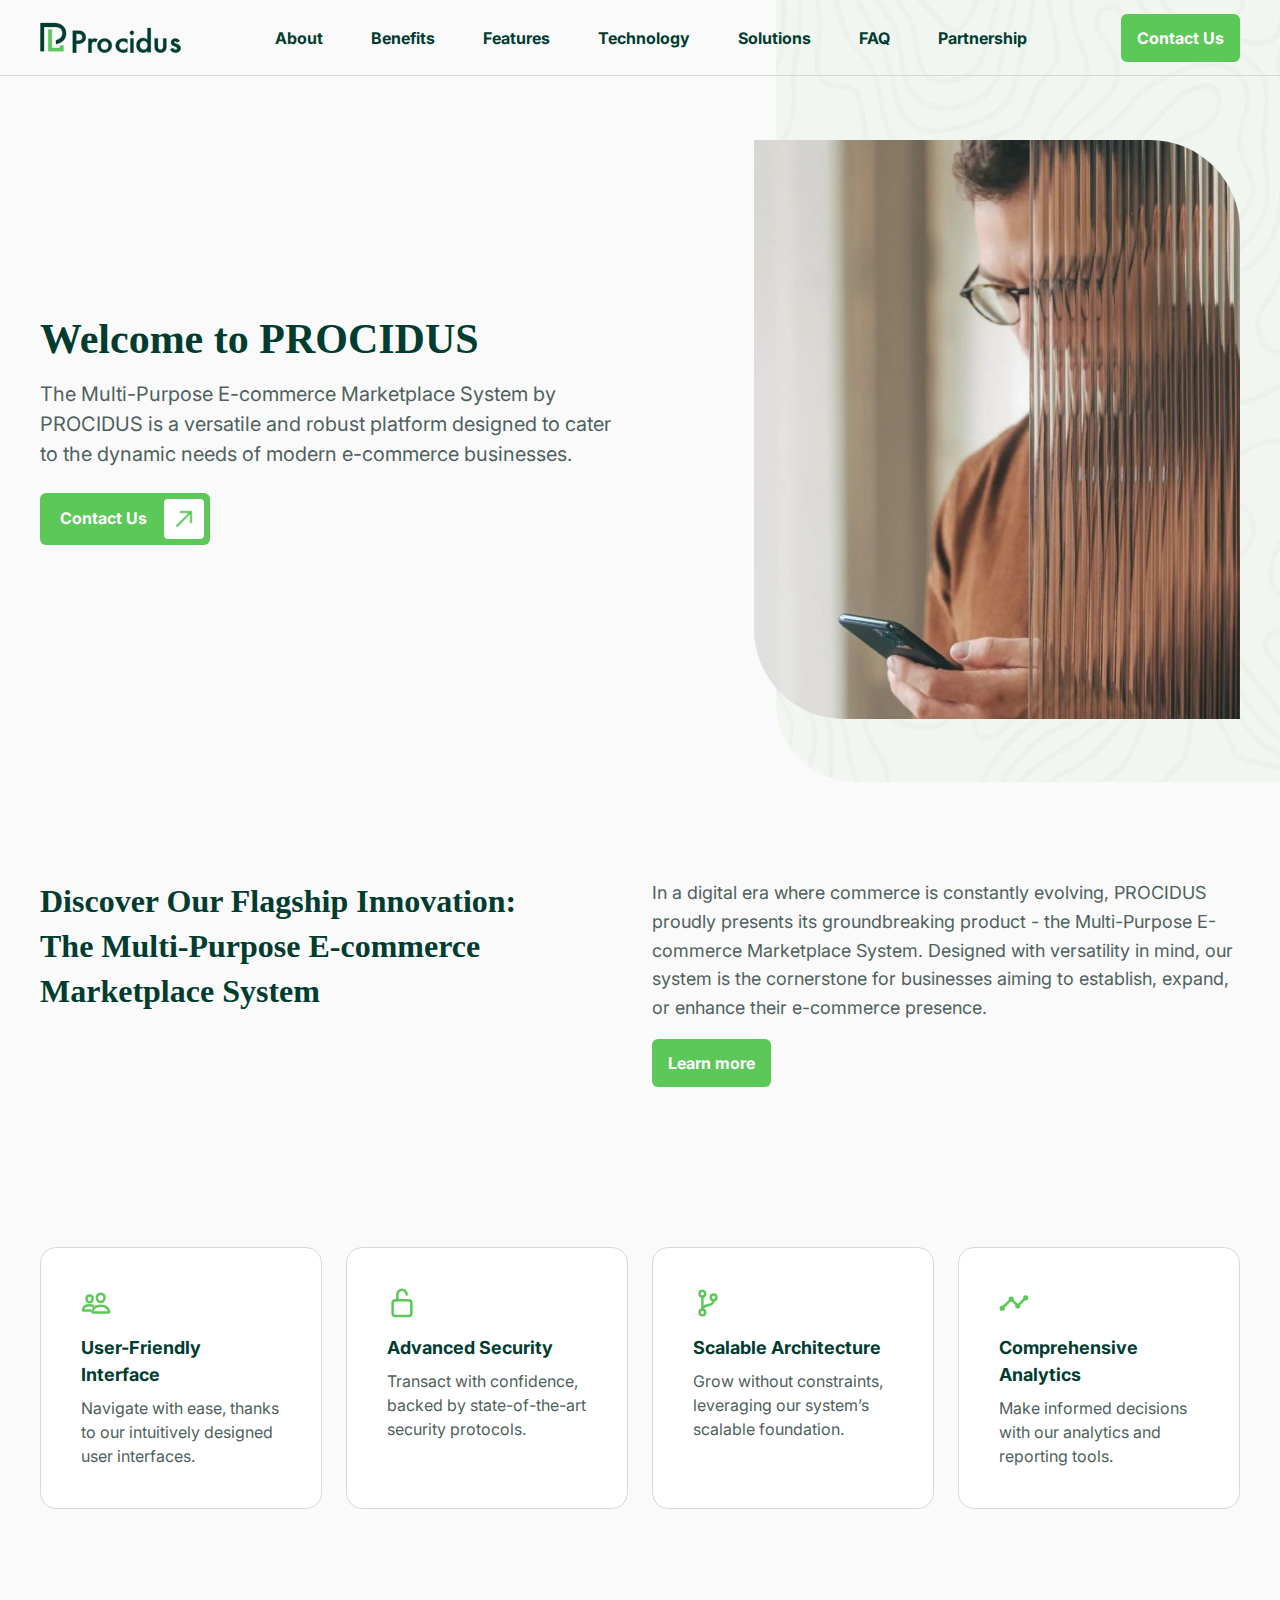
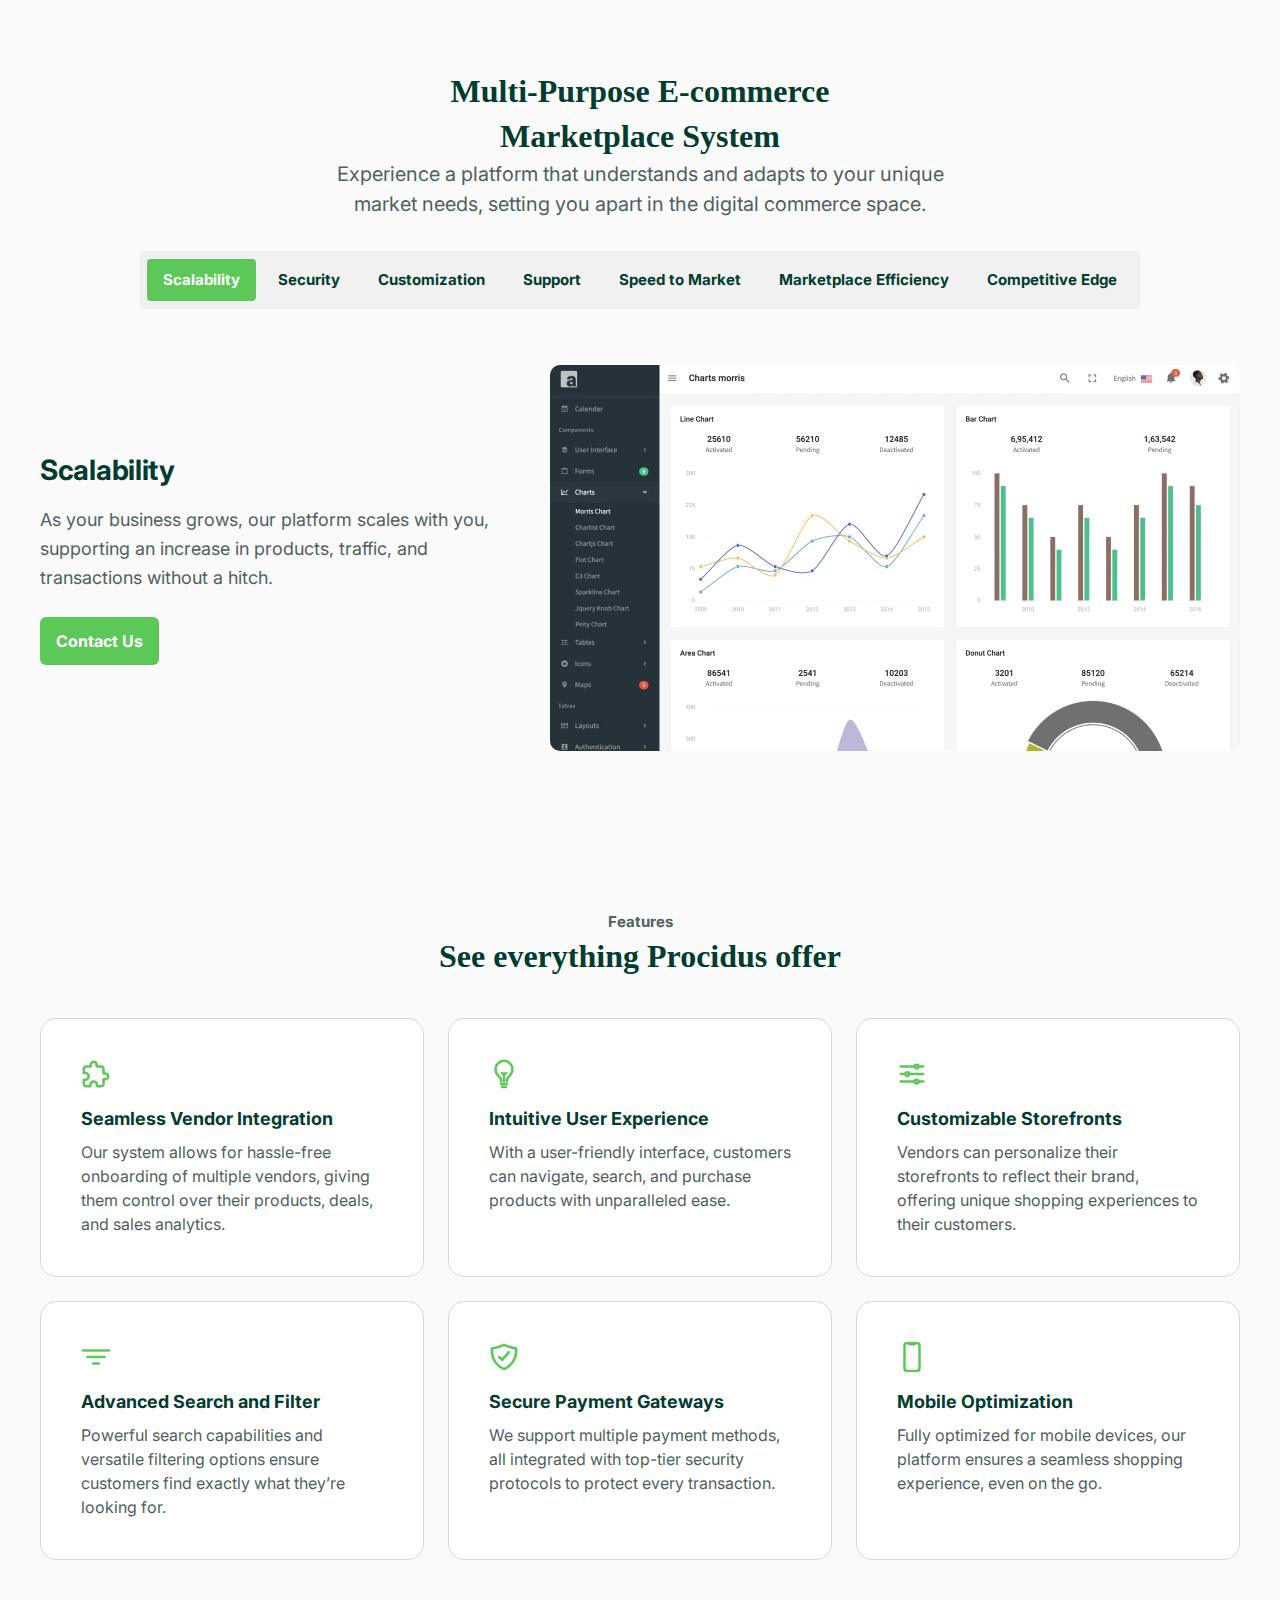
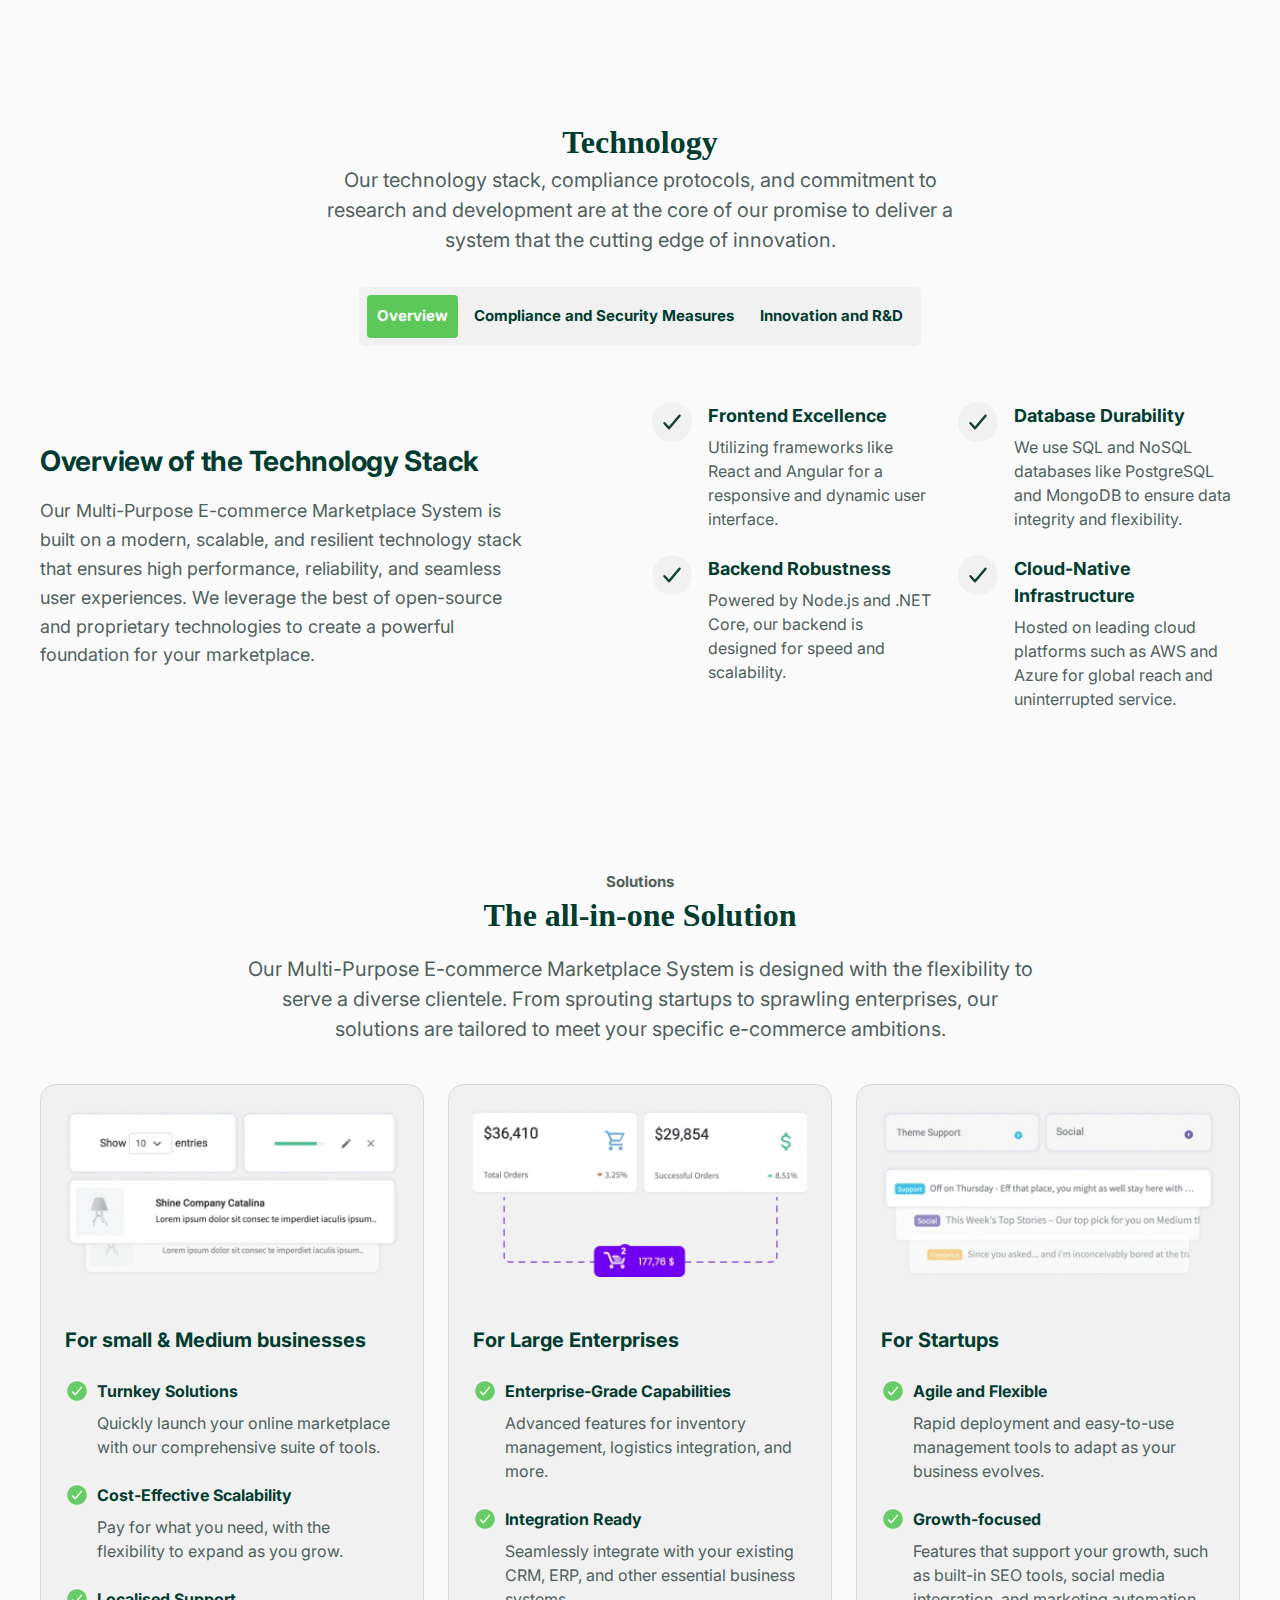
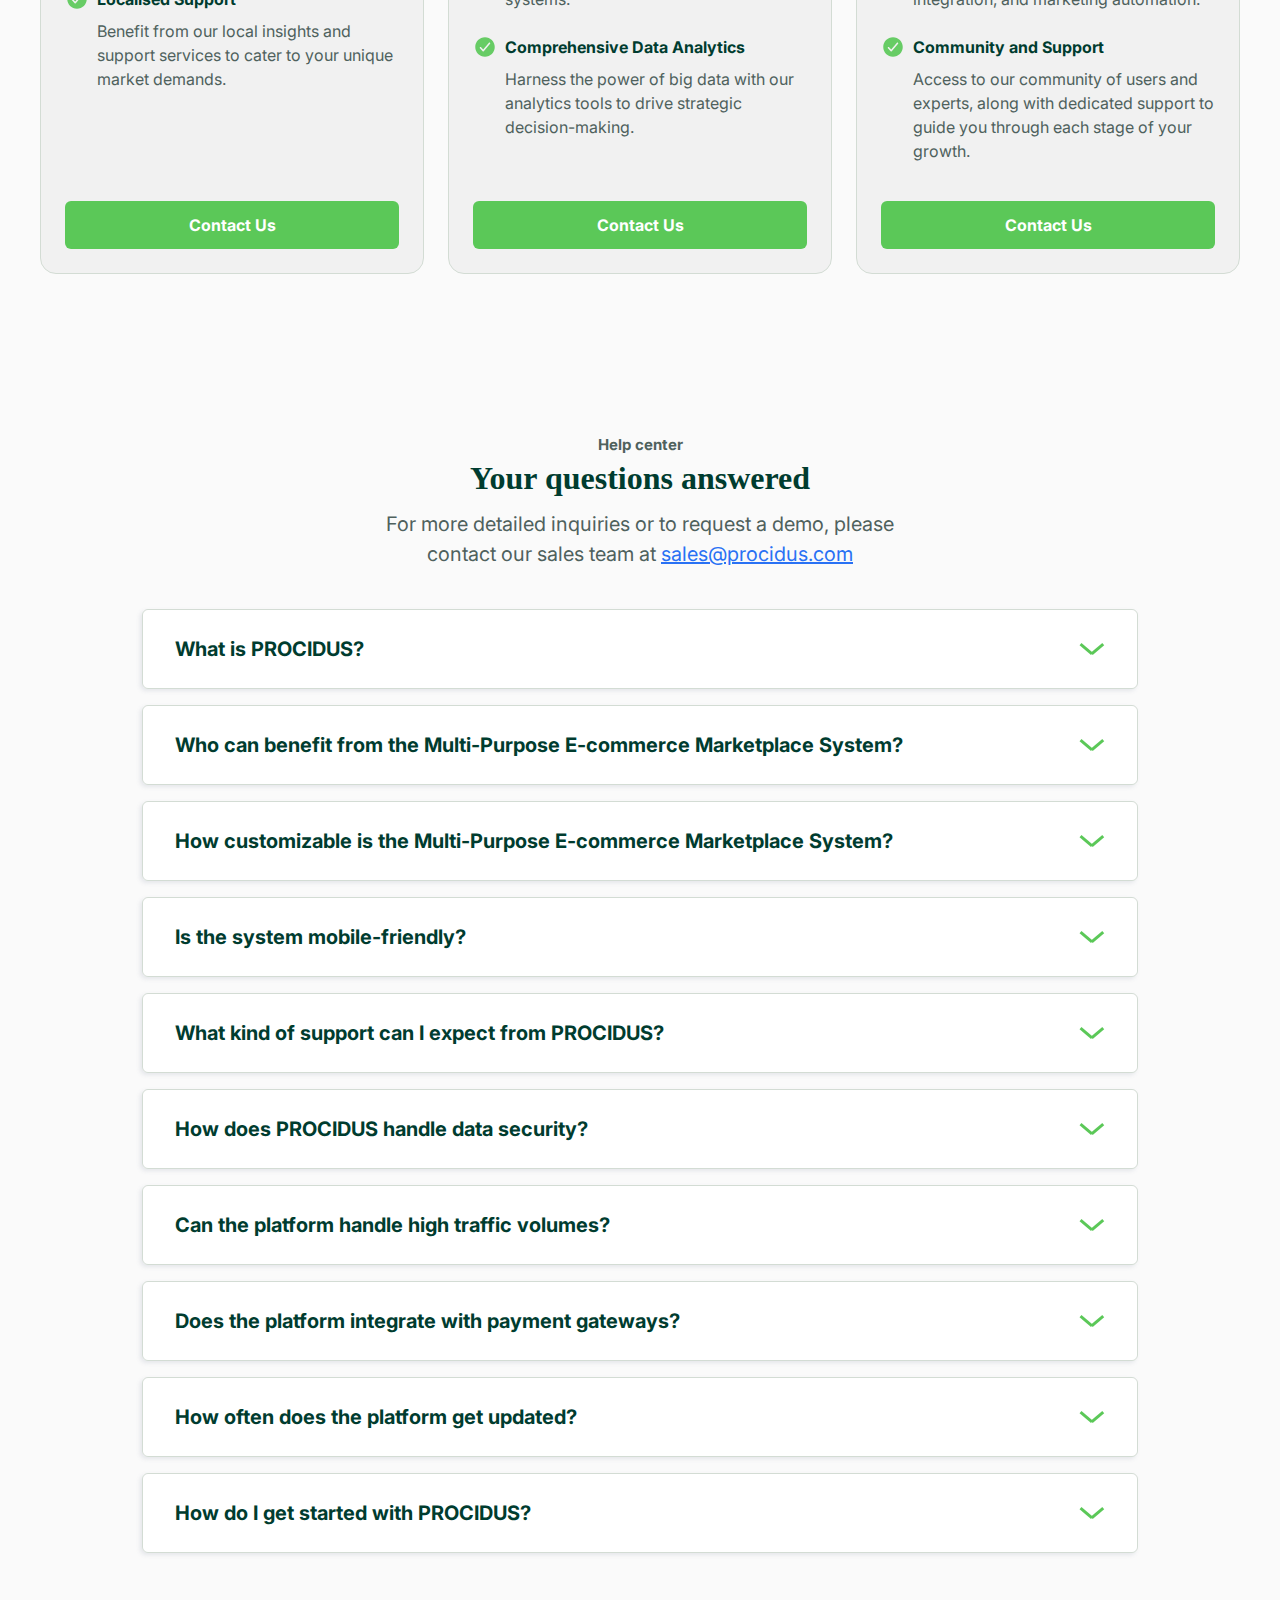
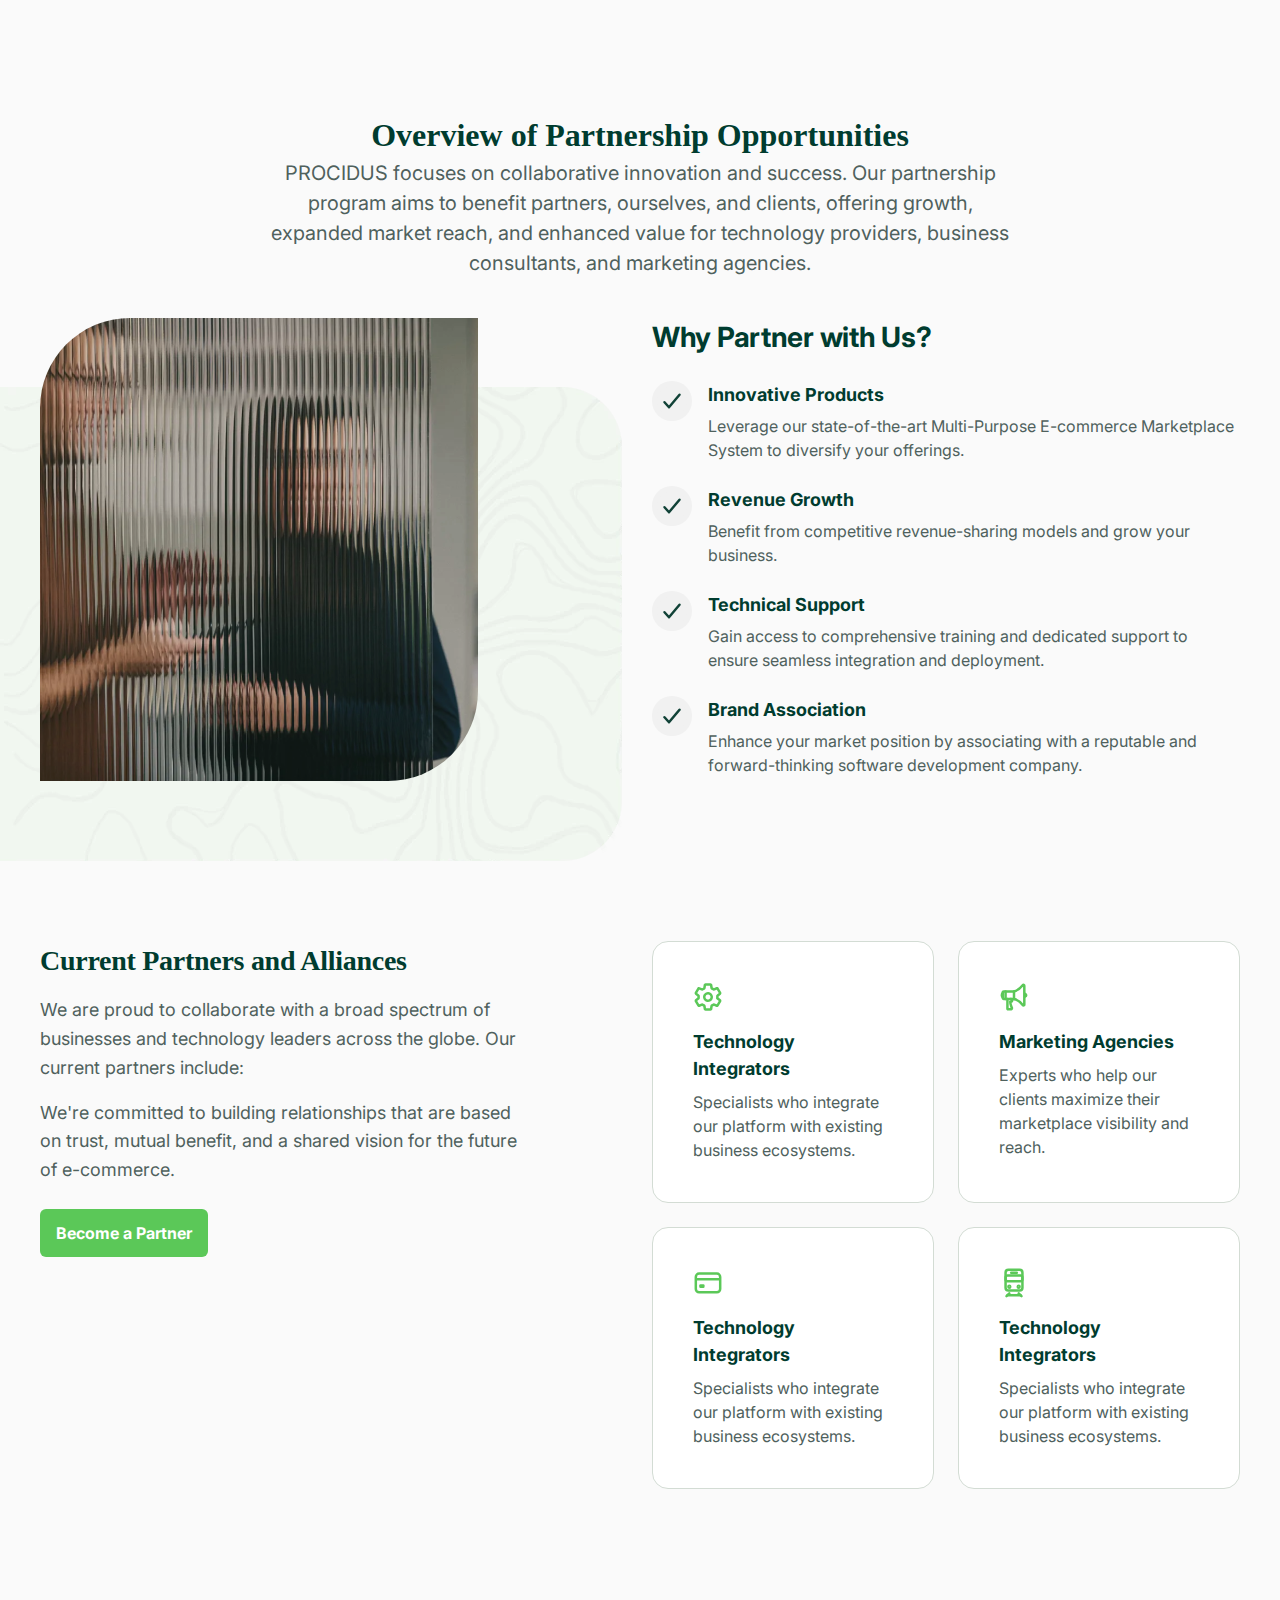
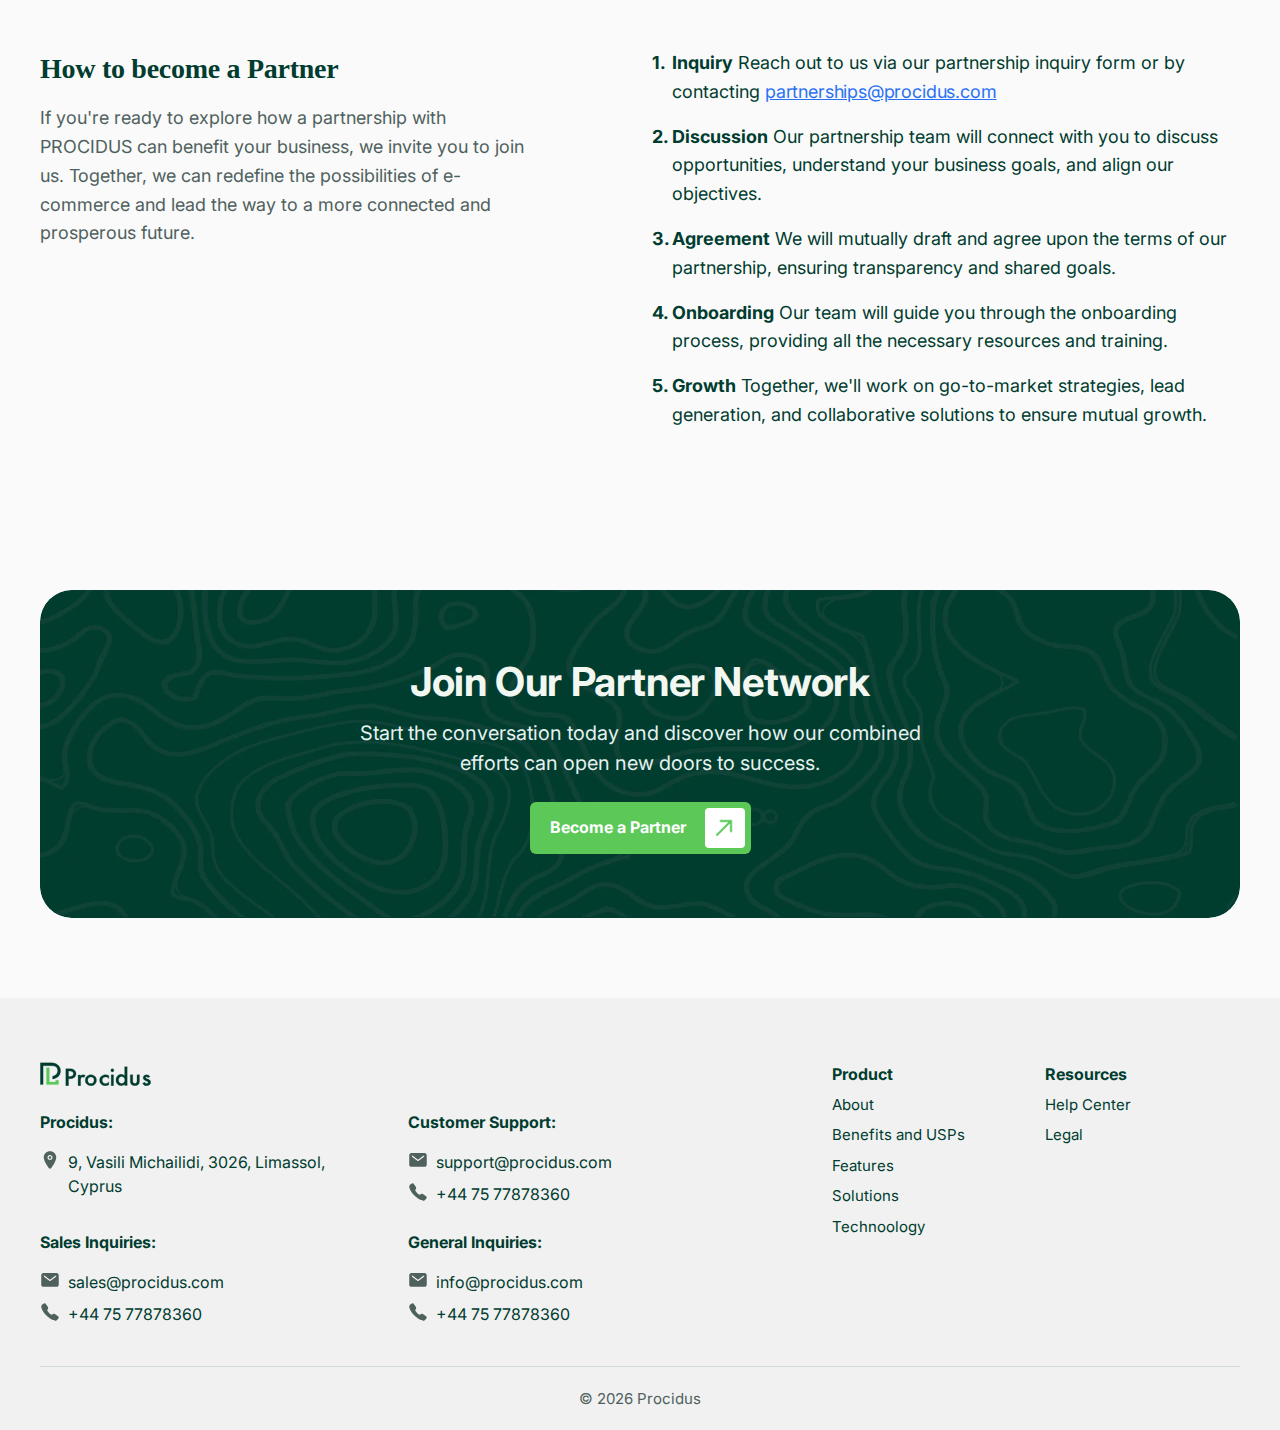
<file: index.html>
<!doctype html>
<html lang="en">

<head>
	<title>Procidus Landing | Main Page</title>
	<meta charset="UTF-8" />
	<meta name="keywords" content="keywords" />
	<meta name="description" content="description" />
	<meta name="format-detection" content="telephone=no" />
	<!-- <style>body{opacity: 0;}</style> -->
	<link rel="stylesheet" href="css/style.min.css?_v=20240129135001" />
	<link rel="shortcut icon" href="favicon.ico" />
	<!-- <meta name="robots" content="noindex, nofollow"> -->
	<meta name="viewport" content="width=device-width, initial-scale=1.0" />
</head>

<body>
	<div class="wrapper">
		<header class="header">
			<div class="header__container">
				<a href="index.html" class="header__logo"><img src="img/logo.svg" alt="Logo" /></a>
				<div class="header__menu menu">
					<nav class="menu__body">
						<ul class="menu__list">
							<li class="menu__item">
								<a href="#" data-goto=".about" class="menu__link">About</a>
							</li>
							<li class="menu__item">
								<a href="#" data-goto=".benefits__container" class="menu__link">Benefits</a>
							</li>
							<li class="menu__item">
								<a href="#" data-goto=".features" class="menu__link">Features</a>
							</li>
							<li class="menu__item">
								<a href="#" data-goto=".technology" class="menu__link">Technology</a>
							</li>
							<li class="menu__item">
								<a href="#" data-goto=".solutions" class="menu__link">Solutions</a>
							</li>
							<li class="menu__item">
								<a href="#" data-goto=".faq" class="menu__link">FAQ</a>
							</li>
							<li class="menu__item">
								<a href="#" data-goto=".overview" class="menu__link">Partnership</a>
							</li>
						</ul>
					</nav>
				</div>
				<a href="contact.html" class="button button_header">Contact Us</a>
			</div>
		</header>

		<main class="page">
			<section class="hero" id="hero">
				<div class="hero__container">
					<div class="hero__content">
						<h1 class="title title_hero">Welcome to PROCIDUS</h1>
						<p class="hero__descr">
							The Multi-Purpose E-commerce Marketplace System by PROCIDUS is a
							versatile and robust platform designed to cater to the dynamic needs
							of modern e-commerce businesses.
						</p>
						<button class="button_hero" onclick="document.location='contact.html'">
							<span class="text">Contact Us</span>
							<span class="rotate">
								<svg viewBox="0 0 100 100" xmlns="http://www.w3.org/2000/svg" class="button__arrow button__arrow--out">
									<path d="M54.927 82.226v-82.22600000000001h-9.342v82.85700000000001l-24.676-24.676-3.303-3.303-6.606 6.606 3.303 3.303 32.066 32.066 3.303 3.303.316-.316.268.268 3.303-3.303 32.066-32.066 3.303-3.303-6.606-6.606-3.303 3.303-24.092 24.092z" />
								</svg>
								<svg viewBox="0 0 100 100" xmlns="http://www.w3.org/2000/svg" class="button__arrow button__arrow--in">
									<path d="M54.927 82.226v-82.22600000000001h-9.342v82.85700000000001l-24.676-24.676-3.303-3.303-6.606 6.606 3.303 3.303 32.066 32.066 3.303 3.303.316-.316.268.268 3.303-3.303 32.066-32.066 3.303-3.303-6.606-6.606-3.303 3.303-24.092 24.092z" />
								</svg>
							</span>
						</button>
					</div>
					<picture><source srcset="img/hero-img.webp" type="image/webp"><img src="img/hero-img.png" class="hero__img" alt="Hero Img" /></picture>
				</div>
			</section>
			<section class="about" id="about">
				<div class="about__container">
					<h2 class="title">
						Discover Our Flagship Innovation: <br />
						The Multi-Purpose E-commerce Marketplace System
					</h2>
					<div class="about__content">
						<p class="about__descr">
							In a digital era where commerce is constantly evolving, PROCIDUS
							proudly presents its groundbreaking product - the Multi-Purpose
							E-commerce Marketplace System. Designed with versatility in mind,
							our system is the cornerstone for businesses aiming to establish,
							expand, or enhance their e-commerce presence.
						</p>
						<a href="about.html" class="button button_about">Learn more</a>
					</div>
				</div>
				<div class="benefits__container">
					<div class="about__benefits">
						<div class="card__item">
							<img src="img/icons/people.svg" alt="Interface" />
							<h3 class="card__item-heading">User-Friendly Interface</h3>
							<p class="card__item-descr">
								Navigate with ease, thanks to our intuitively designed user
								interfaces.
							</p>
						</div>
						<div class="card__item">
							<img src="img/icons/lock-pen.svg" alt="Security" />
							<h3 class="card__item-heading">Advanced Security</h3>
							<p class="card__item-descr">
								Transact with confidence, backed by state-of-the-art security
								protocols.
							</p>
						</div>
						<div class="card__item">
							<img src="img/icons/git-branch.svg" alt="Architecture" />
							<h3 class="card__item-heading">Scalable Architecture</h3>
							<p class="card__item-descr">
								Grow without constraints, leveraging our system’s scalable
								foundation.
							</p>
						</div>
						<div class="card__item">
							<img src="img/icons/analytics.svg" alt="Analytics" />
							<h3 class="card__item-heading">Comprehensive Analytics</h3>
							<p class="card__item-descr">
								Make informed decisions with our analytics and reporting tools.
							</p>
						</div>
					</div>
				</div>
			</section>
			<section class="features" id="features">
				<div class="features__container">
					<h2 class="title title_features">
						Multi-Purpose E-commerce Marketplace System
					</h2>
					<p class="features__descr descr">
						Experience a platform that understands and adapts to your unique market
						needs, setting you apart in the digital commerce space.
					</p>
					<div data-tabs data-tabs-animate="500" class="tabs">
						<nav data-tabs-titles class="tabs__navigation">
							<button type="button" class="tabs__title _tab-active">
								Scalability
							</button>
							<button type="button" class="tabs__title">Security</button>
							<button type="button" class="tabs__title">Customization</button>
							<button type="button" class="tabs__title">Support</button>
							<button type="button" class="tabs__title">Speed to Market</button>
							<button type="button" class="tabs__title">
								Marketplace Efficiency
							</button>
							<button type="button" class="tabs__title">Competitive Edge</button>
						</nav>
						<div data-tabs-body class="tabs__content">
							<div class="tabs__body">
								<div class="tabs__wrapper">
									<div class="tabs__main tab-1">
										<h3 class="tabs__heading">Scalability</h3>
										<p class="tabs__descr">
											As your business grows, our platform scales with
											you, supporting an increase in products, traffic,
											and transactions without a hitch.
										</p>
										<a href="contact.html" class="button button_tabs">Contact Us</a>
									</div>
									<picture><source srcset="img/tabs/Scalability.webp" type="image/webp"><img src="img/tabs/Scalability.png" class="tabs__img" data-da=".tab-1, 1024, 1" alt="Scalability" /></picture>
								</div>
							</div>
							<div class="tabs__body">
								<div class="tabs__wrapper">
									<div class="tabs__main tab-2">
										<h3 class="tabs__heading">Security</h3>
										<p class="tabs__descr">
											With cutting-edge security measures, we safeguard
											the integrity of your transactions and user data.
										</p>
										<a href="contact.html" class="button button_tabs">Contact Us</a>
									</div>
									<picture><source srcset="img/tabs/Security.webp" type="image/webp"><img src="img/tabs/Security.png" class="tabs__img" data-da=".tab-2, 1024, 1" alt="Security" /></picture>
								</div>
							</div>
							<div class="tabs__body">
								<div class="tabs__wrapper">
									<div class="tabs__main tab-3">
										<h3 class="tabs__heading">Customization</h3>
										<p class="tabs__descr">
											Our system's flexibility allows for a high degree of
											customization, ensuring that your marketplace aligns
											with your business identity.
										</p>
										<a href="contact.html" class="button button_tabs">Contact Us</a>
									</div>
									<picture><source srcset="img/tabs/Customization.webp" type="image/webp"><img src="img/tabs/Customization.png" class="tabs__img" data-da=".tab-3, 1024, 1" alt="Customization" /></picture>
								</div>
							</div>
							<div class="tabs__body">
								<div class="tabs__wrapper">
									<div class="tabs__main tab-4">
										<h3 class="tabs__heading">Support</h3>
										<p class="tabs__descr">
											Backed by PROCIDUS LIMITED's comprehensive support
											system, you are never alone in your e-commerce
											journey.
										</p>
										<a href="contact.html" class="button button_tabs">Contact Us</a>
									</div>
									<picture><source srcset="img/tabs/Support.webp" type="image/webp"><img src="img/tabs/Support.png" class="tabs__img" data-da=".tab-4, 1024, 1" alt="Support" /></picture>
								</div>
							</div>
							<div class="tabs__body">
								<div class="tabs__wrapper">
									<div class="tabs__main tab-5">
										<h3 class="tabs__heading">Speed to Market</h3>
										<p class="tabs__descr">
											Reduce your time to market with our ready-to-deploy
											platform, allowing you to go live with your
											marketplace swiftly.
										</p>
										<a href="contact.html" class="button button_tabs">Contact Us</a>
									</div>
									<picture><source srcset="img/tabs/Speed.webp" type="image/webp"><img src="img/tabs/Speed.png" class="tabs__img" data-da=".tab-5, 1024, 1" alt="Speed" /></picture>
								</div>
							</div>
							<div class="tabs__body">
								<div class="tabs__wrapper">
									<div class="tabs__main tab-6">
										<h3 class="tabs__heading">Marketplace Efficiency</h3>
										<p class="tabs__descr">
											Streamline operations with automated processes for
											inventory, order management, and shipping that
											increase overall marketplace efficiency.
										</p>
										<a href="contact.html" class="button button_tabs">Contact Us</a>
									</div>
									<picture><source srcset="img/tabs/Marketplace.webp" type="image/webp"><img src="img/tabs/Marketplace.png" class="tabs__img" data-da=".tab-6, 1024, 1" alt="Marketplace" /></picture>
								</div>
							</div>
							<div class="tabs__body">
								<div class="tabs__wrapper">
									<div class="tabs__main tab-7">
										<h3 class="tabs__heading">Competitive Edge</h3>
										<p class="tabs__descr">
											Stand out in the market with a platform that's not
											only feature-rich but also offers a memorable
											shopping experience to your customers.
										</p>
										<a href="contact.html" class="button button_tabs">Contact Us</a>
									</div>
									<picture><source srcset="img/tabs/Competitive.webp" type="image/webp"><img src="img/tabs/Competitive.png" class="tabs__img" data-da=".tab-7, 1024, 1" alt="Competitive" /></picture>
								</div>
							</div>
						</div>
					</div>
				</div>
			</section>
			<section class="offer" id="offer">
				<div class="offer__container">
					<h4 class="offer__subtitle subtitle">Features</h4>
					<h2 class="title offer__title">See everything Procidus offer</h2>
					<div class="offer__wrapper">
						<div class="card__item">
							<img src="img/icons/extension-puzzle.svg" alt="puzzle" />
							<h3 class="card__item-heading">Seamless Vendor Integration</h3>
							<p class="card__item-descr">
								Our system allows for hassle-free onboarding of multiple
								vendors, giving them control over their products, deals, and
								sales analytics.
							</p>
						</div>
						<div class="card__item">
							<img src="img/icons/bulb.svg" alt="Experience" />
							<h3 class="card__item-heading">Intuitive User Experience</h3>
							<p class="card__item-descr">
								With a user-friendly interface, customers can navigate, search,
								and purchase products with unparalleled ease.
							</p>
						</div>
						<div class="card__item">
							<img src="img/icons/options.svg" alt="Storefronts" />
							<h3 class="card__item-heading">Customizable Storefronts</h3>
							<p class="card__item-descr">
								Vendors can personalize their storefronts to reflect their
								brand, offering unique shopping experiences to their customers.
							</p>
						</div>
						<div class="card__item">
							<img src="img/icons/filter.svg" alt="Interface" />
							<h3 class="card__item-heading">Advanced Search and Filter</h3>
							<p class="card__item-descr">
								Powerful search capabilities and versatile filtering options
								ensure customers find exactly what they’re looking for.
							</p>
						</div>
						<div class="card__item">
							<img src="img/icons/shield.svg" alt="Secure" />
							<h3 class="card__item-heading">Secure Payment Gateways</h3>
							<p class="card__item-descr">
								We support multiple payment methods, all integrated with
								top-tier security protocols to protect every transaction.
							</p>
						</div>
						<div class="card__item">
							<img src="img/icons/phone.svg" alt="Mobile" />
							<h3 class="card__item-heading">Mobile Optimization</h3>
							<p class="card__item-descr">
								Fully optimized for mobile devices, our platform ensures a
								seamless shopping experience, even on the go.
							</p>
						</div>
					</div>
				</div>
			</section>
			<section class="technology" id="technology">
				<div class="technology__container">
					<h2 class="title title_technology">Technology</h2>
					<p class="technology__descr descr">
						Our technology stack, compliance protocols, and commitment to research
						and development are at the core of our promise to deliver a system that
						the cutting edge of innovation.
					</p>
					<div data-tabs data-tabs-animate="500" class="tabs">
						<nav data-tabs-titles class="tabs__navigation tabs__navigation-technology">
							<button type="button" class="tabs__title tabs__title-technology _tab-active">
								Overview
							</button>
							<button type="button" class="tabs__title tabs__title-technology">
								Compliance and Security Measures
							</button>
							<button type="button" class="tabs__title tabs__title-technology">
								Innovation and R&D
							</button>
						</nav>
						<div data-tabs-body class="tabs__content">
							<div class="tabs__body">
								<div class="tabs__wrapper tabs__wrapper-technology">
									<div class="tabs__main tab-1-1">
										<h3 class="tabs__heading">
											Overview of the Technology Stack
										</h3>
										<p class="tabs__descr tabs__descr">
											Our Multi-Purpose E-commerce Marketplace System is
											built on a modern, scalable, and resilient
											technology stack that ensures high performance,
											reliability, and seamless user experiences. We
											leverage the best of open-source and proprietary
											technologies to create a powerful foundation for
											your marketplace.
										</p>
									</div>
									<div class="tabs__list">
										<div class="tabs__list-item">
											<h4 class="tabs__list-item_heading">
												Frontend Excellence
											</h4>
											<p class="tabs__list-item_descr">
												Utilizing frameworks like React and Angular for
												a responsive and dynamic user interface.
											</p>
										</div>
										<div class="tabs__list-item">
											<h4 class="tabs__list-item_heading">
												Database Durability
											</h4>
											<p class="tabs__list-item_descr">
												We use SQL and NoSQL databases like PostgreSQL
												and MongoDB to ensure data integrity and
												flexibility.
											</p>
										</div>
										<div class="tabs__list-item">
											<h4 class="tabs__list-item_heading">
												Backend Robustness
											</h4>
											<p class="tabs__list-item_descr">
												Powered by Node.js and .NET Core, our backend is
												designed for speed and scalability.
											</p>
										</div>
										<div class="tabs__list-item">
											<h4 class="tabs__list-item_heading">
												Cloud-Native Infrastructure
											</h4>
											<p class="tabs__list-item_descr">
												Hosted on leading cloud platforms such as AWS
												and Azure for global reach and uninterrupted
												service.
											</p>
										</div>
									</div>
								</div>
							</div>
							<div class="tabs__body">
								<div class="tabs__wrapper tabs__wrapper-technology">
									<div class="tabs__main tab-2-1">
										<h3 class="tabs__heading">
											Compliance and Security Measures
										</h3>
										<p class="tabs__descr tabs__descr">
											Security is not an afterthought – it's embedded in
											every layer of our platform. We adhere to the
											highest standards of data protection and
											cybersecurity to safeguard your business and your
											customers' information.
										</p>
									</div>
									<div class="tabs__list">
										<div class="tabs__list-item">
											<h4 class="tabs__list-item_heading">
												Data Encryption
											</h4>
											<p class="tabs__list-item_descr">
												End-to-end encryption keeps data secure both in
												transit and at rest.
											</p>
										</div>
										<div class="tabs__list-item">
											<h4 class="tabs__list-item_heading">
												Regulatory Compliance
											</h4>
											<p class="tabs__list-item_descr">
												Our platform is built to meet GDPR, PCI DSS, and
												other key regulatory requirements.
											</p>
										</div>
										<div class="tabs__list-item">
											<h4 class="tabs__list-item_heading">
												Regular Audits
											</h4>
											<p class="tabs__list-item_descr">
												We conduct rigorous security audits and
												penetration testing to identify and rectify
												vulnerabilities.
											</p>
										</div>
										<div class="tabs__list-item">
											<h4 class="tabs__list-item_heading">
												Access Controls
											</h4>
											<p class="tabs__list-item_descr">
												State-of-the-art identity and access management
												(IAM) systems ensure that only authorized
												personnel can access sensitive data and systems.
											</p>
										</div>
									</div>
								</div>
							</div>
							<div class="tabs__body">
								<div class="tabs__wrapper tabs__wrapper-technology">
									<div class="tabs__main tab-3-1">
										<h3 class="tabs__heading">Innovation and R&D</h3>
										<p class="tabs__descr tabs__descr">
											Innovation is the heart of PROCIDUS LIMITED. We are
											constantly exploring new frontiers, pushing the
											boundaries of what's possible to bring you the next
											generation of e-commerce solutions.
										</p>
									</div>
									<div class="tabs__list">
										<div class="tabs__list-item">
											<h4 class="tabs__list-item_heading">
												Agile Development
											</h4>
											<p class="tabs__list-item_descr">
												We employ agile methodologies to rapidly
												prototype, test, and iterate on new features and
												ideas.
											</p>
										</div>
										<div class="tabs__list-item">
											<h4 class="tabs__list-item_heading">
												AI and Machine Learning
											</h4>
											<p class="tabs__list-item_descr">
												Our R&D team is harnessing AI to personalize
												shopping experiences and optimize operations.
											</p>
										</div>
										<div class="tabs__list-item">
											<h4 class="tabs__list-item_heading">Blockchain</h4>
											<p class="tabs__list-item_descr">
												We're exploring blockchain for secure,
												transparent supply chains and counterfeit
												prevention.
											</p>
										</div>
										<div class="tabs__list-item">
											<h4 class="tabs__list-item_heading">
												Sustainable Tech
											</h4>
											<p class="tabs__list-item_descr">
												Sustainability is a priority, and we're
												developing green technologies to minimize the
												environmental impact of e-commerce.
											</p>
										</div>
									</div>
								</div>
							</div>
						</div>
					</div>
				</div>
			</section>
			<section class="solutions" id="solutions">
				<div class="solutions__container">
					<h4 class="solutions__subtitle subtitle">Solutions</h4>
					<h2 class="title_solutions title">The all-in-one Solution</h2>
					<p class="solutions__descr descr">
						Our Multi-Purpose E-commerce Marketplace System is designed with the
						flexibility to serve a diverse clientele. From sprouting startups to
						sprawling enterprises, our solutions are tailored to meet your specific
						e-commerce ambitions.
					</p>
					<div class="solutions__wrapper">
						<div class="solutions__item">
							<picture><source srcset="img/solutions/solution-1.webp" type="image/webp"><img src="img/solutions/solution-1.png" alt="Business" /></picture>
							<h3 class="solutions__list-heading">
								For small & Medium businesses
							</h3>
							<div class="solutions__item-list">
								<h4 class="solutions__item-heading">Turnkey Solutions</h4>
								<p class="solutions__item-descr">
									Quickly launch your online marketplace with our
									comprehensive suite of tools.
								</p>
							</div>
							<div class="solutions__item-list">
								<h4 class="solutions__item-heading">
									Cost-Effective Scalability
								</h4>
								<p class="solutions__item-descr">
									Pay for what you need, with the flexibility to expand as you
									grow.
								</p>
							</div>
							<div class="solutions__item-list">
								<h4 class="solutions__item-heading">Localised Support</h4>
								<p class="solutions__item-descr">
									Benefit from our local insights and support services to
									cater to your unique market demands.
								</p>
							</div>
							<a href="contact.html" class="button button_solutions">Contact Us</a>
						</div>
						<div class="solutions__item">
							<picture><source srcset="img/solutions/solution-2.webp" type="image/webp"><img src="img/solutions/solution-2.png" alt="Enterprises" /></picture>
							<h3 class="solutions__list-heading">For Large Enterprises</h3>
							<div class="solutions__item-list">
								<h4 class="solutions__item-heading">
									Enterprise-Grade Capabilities
								</h4>
								<p class="solutions__item-descr">
									Advanced features for inventory management, logistics
									integration, and more.
								</p>
							</div>
							<div class="solutions__item-list">
								<h4 class="solutions__item-heading">Integration Ready</h4>
								<p class="solutions__item-descr">
									Seamlessly integrate with your existing CRM, ERP, and other
									essential business systems.
								</p>
							</div>
							<div class="solutions__item-list">
								<h4 class="solutions__item-heading">
									Comprehensive Data Analytics
								</h4>
								<p class="solutions__item-descr">
									Harness the power of big data with our analytics tools to
									drive strategic decision-making.
								</p>
							</div>
							<a href="contact.html" class="button button_solutions">Contact Us</a>
						</div>
						<div class="solutions__item">
							<picture><source srcset="img/solutions/solution-3.webp" type="image/webp"><img src="img/solutions/solution-3.png" alt="Business" /></picture>
							<h3 class="solutions__list-heading">For Startups</h3>
							<div class="solutions__item-list">
								<h4 class="solutions__item-heading">Agile and Flexible</h4>
								<p class="solutions__item-descr">
									Rapid deployment and easy-to-use management tools to adapt
									as your business evolves.
								</p>
							</div>
							<div class="solutions__item-list">
								<h4 class="solutions__item-heading">Growth-focused</h4>
								<p class="solutions__item-descr">
									Features that support your growth, such as built-in SEO
									tools, social media integration, and marketing automation.
								</p>
							</div>
							<div class="solutions__item-list">
								<h4 class="solutions__item-heading">Community and Support</h4>
								<p class="solutions__item-descr">
									Access to our community of users and experts, along with
									dedicated support to guide you through each stage of your
									growth.
								</p>
							</div>
							<a href="contact.html" class="button button_solutions">Contact Us</a>
						</div>
					</div>
				</div>
			</section>
			<section class="faq" id="faq">
				<div class="faq__container">
					<h4 class="faq__subtitle subtitle">Help center</h4>
					<h2 class="title_faq title">Your questions answered</h2>
					<p class="faq__descr descr">
						For more detailed inquiries or to request a demo, please contact our
						sales team at <a href="mailto:sales@procidus.com">sales@procidus.com</a>
					</p>
					<div class="faq__wrapper">
						<div data-spollers class="spollers">
							<details class="spollers__item">
								<summary class="spollers__title">What is PROCIDUS?</summary>
								<div class="spollers__body">
									PROCIDUS is an IT software development company specializing
									in creating comprehensive e-commerce solutions. Our flagship
									product, the Multi-Purpose E-commerce Marketplace System, is
									designed to provide businesses with a scalable, secure, and
									user-friendly platform for online commerce.
								</div>
							</details>
							<details class="spollers__item">
								<summary class="spollers__title">
									Who can benefit from the Multi-Purpose E-commerce
									Marketplace System?
								</summary>
								<div class="spollers__body">
									Our system is versatile and can be tailored to the needs of
									small and medium-sized businesses, large enterprises, and
									startups looking to establish or expand their online
									marketplace presence.
								</div>
							</details>
							<details class="spollers__item">
								<summary class="spollers__title">
									How customizable is the Multi-Purpose E-commerce Marketplace
									System?
								</summary>
								<div class="spollers__body">
									We offer a highly customizable platform. Whether it's
									branding elements, specific features, or integrations with
									existing systems, our platform can be tailored to fit your
									unique business requirements.
								</div>
							</details>
							<details class="spollers__item">
								<summary class="spollers__title">
									Is the system mobile-friendly?
								</summary>
								<div class="spollers__body">
									Absolutely. Our platform is optimized for mobile devices,
									ensuring that users have a seamless shopping experience
									across all devices.
								</div>
							</details>
							<details class="spollers__item">
								<summary class="spollers__title">
									What kind of support can I expect from PROCIDUS?
								</summary>
								<div class="spollers__body">
									We offer comprehensive support packages that include
									technical assistance, platform updates, and security
									patches. Our dedicated support team is available to ensure
									your platform runs smoothly.
								</div>
							</details>
							<details class="spollers__item">
								<summary class="spollers__title">
									How does PROCIDUS handle data security?
								</summary>
								<div class="spollers__body">
									Data security is a top priority. We employ end-to-end
									encryption, conduct regular security audits, and comply with
									international standards like GDPR and PCIDUS to ensure data
									integrity and security.
								</div>
							</details>
							<details class="spollers__item">
								<summary class="spollers__title">
									Can the platform handle high traffic volumes?
								</summary>
								<div class="spollers__body">
									Yes, our platform is built on a scalable architecture that
									can easily accommodate high traffic volumes and transaction
									loads without compromising performance.
								</div>
							</details>
							<details class="spollers__item">
								<summary class="spollers__title">
									Does the platform integrate with payment gateways?
								</summary>
								<div class="spollers__body">
									Yes, our system supports integration with multiple payment
									gateways, offering secure and flexible payment options for
									users.
								</div>
							</details>
							<details class="spollers__item">
								<summary class="spollers__title">
									How often does the platform get updated?
								</summary>
								<div class="spollers__body">
									We regularly update the platform with new features,
									improvements, and security enhancements to ensure our
									clients always have access to the latest e-commerce
									technology.
								</div>
							</details>
							<details class="spollers__item">
								<summary class="spollers__title">
									How do I get started with PROCIDUS?
								</summary>
								<div class="spollers__body">
									Getting started is simple. Contact us for a consultation,
									and we'll guide you through the process, from initial setup
									to launch.
								</div>
							</details>
						</div>
					</div>
				</div>
			</section>
			<section class="overview" id="overview">
				<div class="overview__container">
					<h2 class="title_overview title">Overview of Partnership Opportunities</h2>
					<p class="overview__descr descr">
						PROCIDUS focuses on collaborative innovation and success. Our
						partnership program aims to benefit partners, ourselves, and clients,
						offering growth, expanded market reach, and enhanced value for
						technology providers, business consultants, and marketing agencies.
					</p>
					<div class="overview__wrapper">
						<picture>
							<source media="(min-width: 1000px)" srcset="img/overview.png" />
							<source media="(max-width: 999px)" srcset="img/overview-mob.png" />
							<img src="img/overview.png" alt="Overview" />
						</picture>
						<div class="overview__list">
							<h3 class="overview__list-heading">Why Partner with Us?</h3>
							<div class="tabs__list-item overview__list-item">
								<h4 class="tabs__list-item_heading overview__list-item_heading">
									Innovative Products
								</h4>
								<p class="tabs__list-item_descr overview__list-item_descr">
									Leverage our state-of-the-art Multi-Purpose E-commerce
									Marketplace System to diversify your offerings.
								</p>
							</div>
							<div class="tabs__list-item overview__list-item">
								<h4 class="tabs__list-item_heading overview__list-item_heading">
									Revenue Growth
								</h4>
								<p class="tabs__list-item_descr overview__list-item_descr">
									Benefit from competitive revenue-sharing models and grow
									your business.
								</p>
							</div>
							<div class="tabs__list-item overview__list-item">
								<h4 class="tabs__list-item_heading overview__list-item_heading">
									Technical Support
								</h4>
								<p class="tabs__list-item_descr overview__list-item_descr">
									Gain access to comprehensive training and dedicated support
									to ensure seamless integration and deployment.
								</p>
							</div>
							<div class="tabs__list-item overview__list-item">
								<h4 class="tabs__list-item_heading overview__list-item_heading">
									Brand Association
								</h4>
								<p class="tabs__list-item_descr overview__list-item_descr">
									Enhance your market position by associating with a reputable
									and forward-thinking software development company.
								</p>
							</div>
						</div>
					</div>
					<div class="partners__wrapper">
						<div class="partners__content">
							<h2 class="title title_partners">Current Partners and Alliances</h2>
							<p class="partners__descr">
								We are proud to collaborate with a broad spectrum of businesses
								and technology leaders across the globe. Our current partners
								include:
							</p>
							<p class="partners__descr" data-da=".partners__wrapper, 1024, 3">
								We're committed to building relationships that are based on
								trust, mutual benefit, and a shared vision for the future of
								e-commerce.
							</p>
							<a href="contact.html" class="button button_tabs button_left" data-da=".partners__wrapper, 1024, 4">Become a Partner</a>
						</div>
						<div class="partners__benefits">
							<div class="card__item">
								<img src="img/icons/settings.svg" alt="settings" />
								<h3 class="card__item-heading">Technology Integrators</h3>
								<p class="card__item-descr">
									Specialists who integrate our platform with existing
									business ecosystems.
								</p>
							</div>
							<div class="card__item">
								<img src="img/icons/megaphone.svg" alt="megaphone" />
								<h3 class="card__item-heading">Marketing Agencies</h3>
								<p class="card__item-descr">
									Experts who help our clients maximize their marketplace
									visibility and reach.
								</p>
							</div>
							<div class="card__item">
								<img src="img/icons/card.svg" alt="card" />
								<h3 class="card__item-heading">Technology Integrators</h3>
								<p class="card__item-descr">
									Specialists who integrate our platform with existing
									business ecosystems.
								</p>
							</div>
							<div class="card__item">
								<img src="img/icons/subway.svg" alt="subway" />
								<h3 class="card__item-heading">Technology Integrators</h3>
								<p class="card__item-descr">
									Specialists who integrate our platform with existing
									business ecosystems.
								</p>
							</div>
						</div>
					</div>
					<div class="partnership__wrapper">
						<div class="partnership__main">
							<h2 class="title title_partnership">How to become a Partner</h2>
							<p class="partnership__descr">
								If you're ready to explore how a partnership with PROCIDUS can
								benefit your business, we invite you to join us. Together, we
								can redefine the possibilities of e-commerce and lead the way to
								a more connected and prosperous future.
							</p>
						</div>
						<div class="partnership__steps">
							<ol class="partnership__list">
								<li class="partnership__list-item">
									<span>Inquiry</span> Reach out to us via our partnership
									inquiry form or by contacting
									<a href="mailto:partnerships@procidus.com">partnerships@procidus.com</a>
								</li>
								<li class="partnership__list-item">
									<span>Discussion</span> Our partnership team will connect
									with you to discuss opportunities, understand your business
									goals, and align our objectives.
								</li>
								<li class="partnership__list-item">
									<span>Agreement</span> We will mutually draft and agree upon
									the terms of our partnership, ensuring transparency and
									shared goals.
								</li>
								<li class="partnership__list-item">
									<span>Onboarding</span> Our team will guide you through the
									onboarding process, providing all the necessary resources
									and training.
								</li>
								<li class="partnership__list-item">
									<span>Growth</span> Together, we'll work on go-to-market
									strategies, lead generation, and collaborative solutions to
									ensure mutual growth.
								</li>
							</ol>
						</div>
					</div>
					<div class="cta">
						<div class="cta__wrapper">
							<h2 class="cta__title">Join Our Partner Network</h2>
							<p class="cta__descr">
								Start the conversation today and discover how our combined
								efforts can open new doors to success.
							</p>
							<button class="button_hero button_cta" onclick="document.location='contact.html'">
								<span class="text">Become a Partner</span>
								<span class="rotate">
									<svg viewBox="0 0 100 100" xmlns="http://www.w3.org/2000/svg" class="button__arrow button__arrow--out">
										<path d="M54.927 82.226v-82.22600000000001h-9.342v82.85700000000001l-24.676-24.676-3.303-3.303-6.606 6.606 3.303 3.303 32.066 32.066 3.303 3.303.316-.316.268.268 3.303-3.303 32.066-32.066 3.303-3.303-6.606-6.606-3.303 3.303-24.092 24.092z"></path>
									</svg>
									<svg viewBox="0 0 100 100" xmlns="http://www.w3.org/2000/svg" class="button__arrow button__arrow--in">
										<path d="M54.927 82.226v-82.22600000000001h-9.342v82.85700000000001l-24.676-24.676-3.303-3.303-6.606 6.606 3.303 3.303 32.066 32.066 3.303 3.303.316-.316.268.268 3.303-3.303 32.066-32.066 3.303-3.303-6.606-6.606-3.303 3.303-24.092 24.092z"></path>
									</svg>
								</span>
							</button>
						</div>
					</div>
				</div>
			</section>
		</main>
		<footer class="footer">
			<div class="footer__container">
				<div class="footer__wrapper">
					<div class="footer__main">
						<a href="index.html" class="footer__logo" aria-label="Main Page"><img src="img/logo.svg" alt="" /></a>
						<div class="footer__items">
							<div class="footer__item">
								<h3 class="footer__item-heading">Procidus:</h3>
								<p class="footer__item-contact">
									9, Vasili Michailidi, 3026, Limassol, Cyprus
								</p>
							</div>
							<div class="footer__item">
								<h3 class="footer__item-heading">Customer Support:</h3>
								<a href="mailto:support@procidus.com" class="footer__item-mail">support@procidus.com</a>
								<a href="tel:+447577878360" class="footer__item-phone">+44 75 77878360</a>
							</div>
							<div class="footer__item">
								<h3 class="footer__item-heading">Sales Inquiries:</h3>
								<a href="mailto:sales@procidus.com" class="footer__item-mail">sales@procidus.com</a>
								<a href="tel:+447577878360" class="footer__item-phone">+44 75 77878360</a>
							</div>
							<div class="footer__item">
								<h3 class="footer__item-heading">General Inquiries:</h3>
								<a href="mailto:info@procidus.com" class="footer__item-mail">info@procidus.com</a>
								<a href="tel:+447577878360" class="footer__item-phone">+44 75 77878360</a>
							</div>
						</div>
					</div>
					<div class="footer__nav">
						<div class="footer__nav-item">
							<h4 class="footer__nav-heading">Product</h4>
							<ul class="footer__nav-list">
								<li><a href="#" data-goto=".about">About</a></li>
								<li><a href="#" data-goto=".benefits__container">Benefits and USPs</a></li>
								<li><a href="#" data-goto=".features">Features</a></li>
								<li><a href="#" data-goto=".solutions">Solutions</a></li>
								<li><a href="#" data-goto=".technology">Technoology</a></li>
							</ul>
						</div>
						<div class="footer__nav-item">
							<h4 class="footer__nav-heading">Resources</h4>
							<ul class="footer__nav-list">
								<li><a href="contact.html">Help Center</a></li>
								<li><a href="legal.html">Legal</a></li>
							</ul>
						</div>
					</div>
				</div>
				<div class="copyright">
					&copy;
					<script>
						document.write(new Date().getFullYear());
					</script>
					Procidus
				</div>
			</div>
		</footer>

	</div>
	<script src="js/app.min.js?_v=20240129135001"></script>
</body>

</html>
</file>
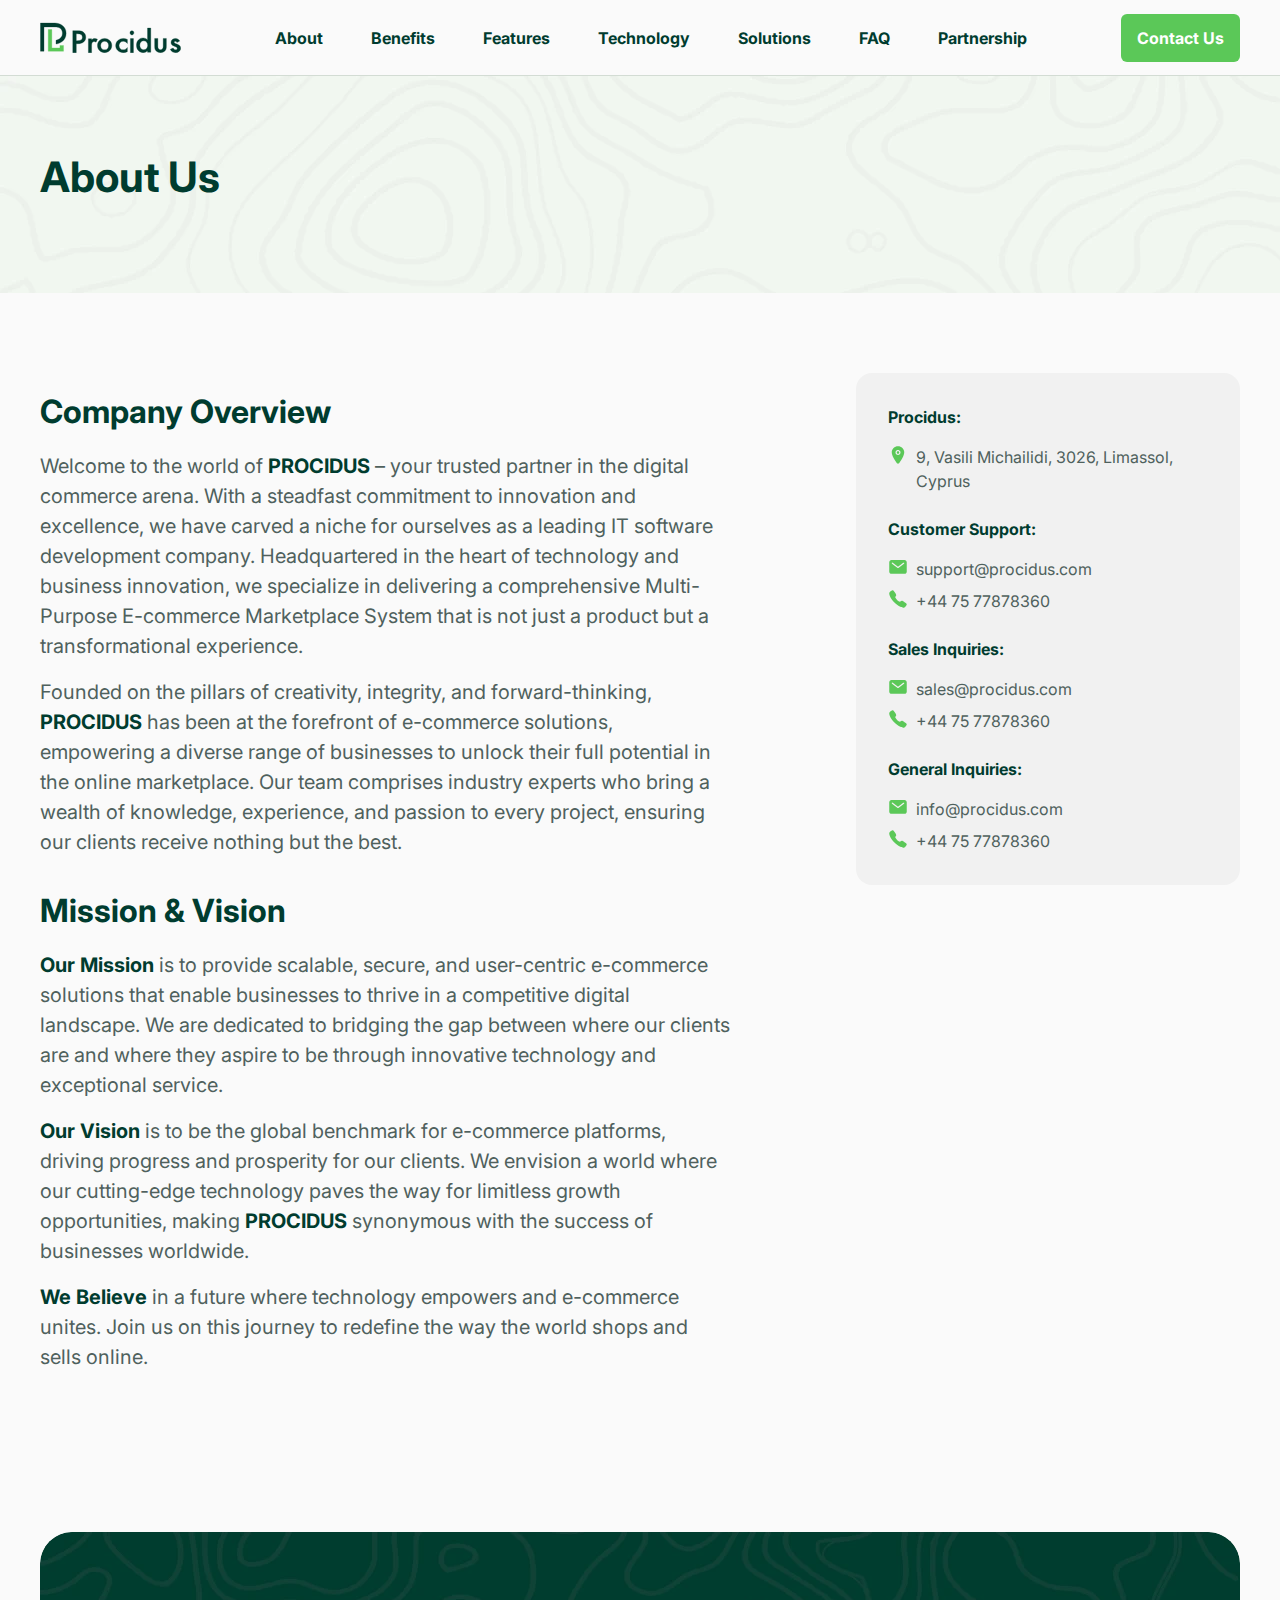
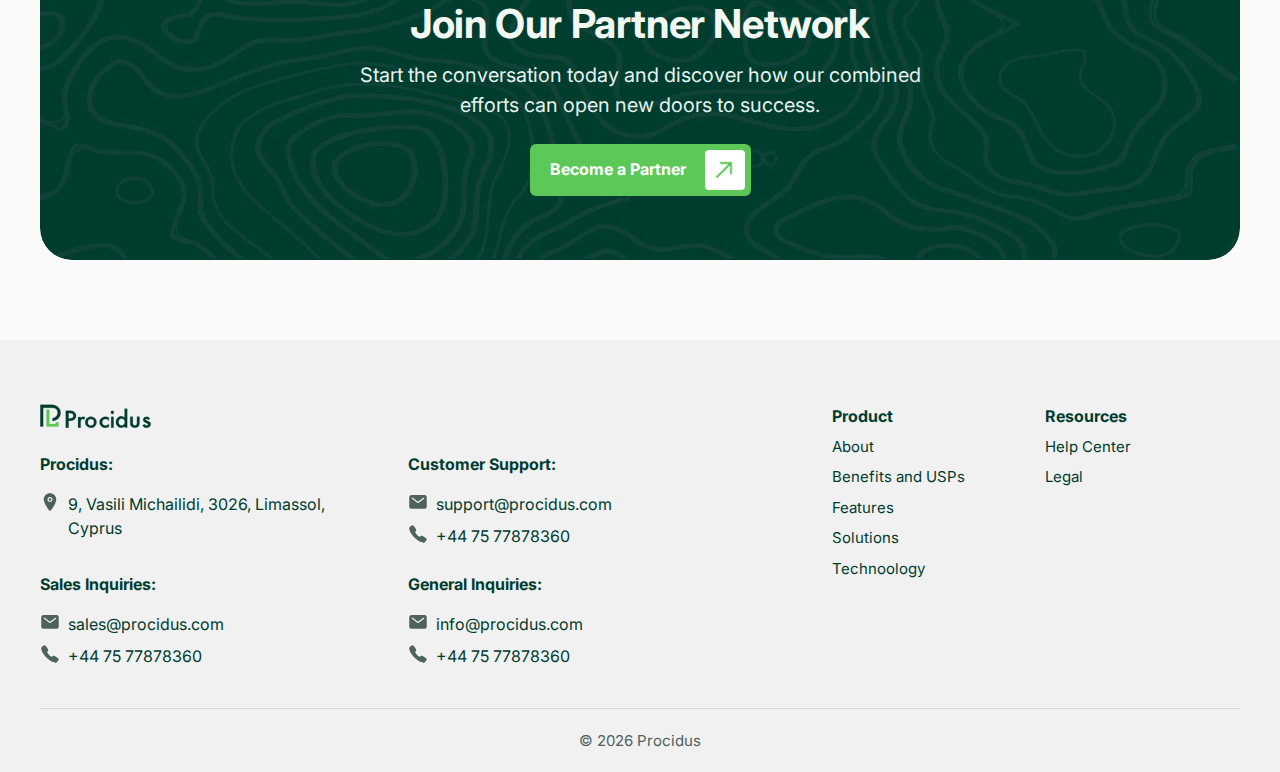
<file: about.html>
<!doctype html>
<html lang="en">

<head>
	<title>Procidus | About Us</title>
	<meta charset="UTF-8" />
	<meta name="keywords" content="keywords" />
	<meta name="description" content="description" />
	<meta name="format-detection" content="telephone=no" />
	<!-- <style>body{opacity: 0;}</style> -->
	<link rel="stylesheet" href="css/style.min.css?_v=20240129135001" />
	<link rel="shortcut icon" href="favicon.ico" />
	<!-- <meta name="robots" content="noindex, nofollow"> -->
	<meta name="viewport" content="width=device-width, initial-scale=1.0" />
</head>

<body>
	<div class="wrapper">
		<header class="header">
			<div class="header__container">
				<a href="index.html" class="header__logo"><img src="img/logo.svg" alt="Logo" /></a>
				<div class="header__menu menu">
					<button type="button" class="menu__icon icon-menu"><span></span></button>
					<nav class="menu__body">
						<ul class="menu__list">
							<li class="menu__item">
								<a href="index.html#about" class="menu__link">About</a>
							</li>
							<li class="menu__item">
								<a href="index.html#benefits__container" class="menu__link">Benefits</a>
							</li>
							<li class="menu__item">
								<a href="index.html#features" class="menu__link">Features</a>
							</li>
							<li class="menu__item">
								<a href="index.html#technology" class="menu__link">Technology</a>
							</li>
							<li class="menu__item">
								<a href="index.html#solutions" class="menu__link">Solutions</a>
							</li>
							<li class="menu__item">
								<a href="index.html#faq" class="menu__link">FAQ</a>
							</li>
							<li class="menu__item">
								<a href="index.html#overview" class="menu__link">Partnership</a>
							</li>
						</ul>
					</nav>
				</div>
				<a href="contact.html" class="button button_header">Contact Us</a>
			</div>
		</header>

		<main class="page">
			<div class="legal__heading">
				<div class="legal__container">
					<h1 class="legal__title">About Us</h1>
				</div>
			</div>
			<section class="about">
				<div class="legal__container">
					<div class="about__main">
						<h2 class="about__title">Company Overview</h2>
						<p class="legal__descr">
							Welcome to the world of <span>PROCIDUS</span> – your trusted partner
							in the digital commerce arena. With a steadfast commitment to
							innovation and excellence, we have carved a niche for ourselves as a
							leading IT software development company. Headquartered in the heart
							of technology and business innovation, we specialize in delivering a
							comprehensive Multi-Purpose E-commerce Marketplace System that is
							not just a product but a transformational experience.
						</p>
						<p class="legal__descr">
							Founded on the pillars of creativity, integrity, and
							forward-thinking, <span>PROCIDUS</span> has been at the forefront of
							e-commerce solutions, empowering a diverse range of businesses to
							unlock their full potential in the online marketplace. Our team
							comprises industry experts who bring a wealth of knowledge,
							experience, and passion to every project, ensuring our clients
							receive nothing but the best.
						</p>
						<h2 class="about__title">Mission & Vision</h2>
						<p class="legal__descr">
							<span>Our Mission</span> is to provide scalable, secure, and
							user-centric e-commerce solutions that enable businesses to thrive
							in a competitive digital landscape. We are dedicated to bridging the
							gap between where our clients are and where they aspire to be
							through innovative technology and exceptional service.
						</p>
						<p class="legal__descr">
							<span>Our Vision</span> is to be the global benchmark for e-commerce
							platforms, driving progress and prosperity for our clients. We
							envision a world where our cutting-edge technology paves the way for
							limitless growth opportunities, making
							<span>PROCIDUS</span> synonymous with the success of businesses
							worldwide.
						</p>
						<p class="legal__descr">
							<span>We Believe</span> in a future where technology empowers and
							e-commerce unites. Join us on this journey to redefine the way the
							world shops and sells online.
						</p>
					</div>
					<div class="about__contacts">
						<div class="about__items">
							<div class="about__item">
								<h4 class="about__item-heading">Procidus:</h4>
								<p class="about__item-contact">
									9, Vasili Michailidi, 3026, Limassol, Cyprus
								</p>
							</div>
							<div class="about__item">
								<h4 class="about__item-heading">Customer Support:</h4>
								<a href="mailto:support@procidus.com" class="about__item-mail">support@procidus.com</a>
								<a href="tel:+447577878360" class="about__item-phone">+44 75 77878360</a>
							</div>
							<div class="about__item">
								<h4 class="about__item-heading">Sales Inquiries:</h4>
								<a href="mailto:sales@procidus.com" class="about__item-mail">sales@procidus.com</a>
								<a href="tel:+447577878360" class="about__item-phone">+44 75 77878360</a>
							</div>
							<div class="about__item">
								<h4 class="about__item-heading">General Inquiries:</h4>
								<a href="mailto:info@procidus.com" class="about__item-mail">info@procidus.com</a>
								<a href="tel:+447577878360" class="about__item-phone">+44 75 77878360</a>
							</div>
						</div>
					</div>
				</div>
			</section>
			<div class="cta__container">
				<div class="cta">
					<div class="cta__wrapper">
						<h2 class="cta__title">Join Our Partner Network</h2>
						<p class="cta__descr">
							Start the conversation today and discover how our combined efforts
							can open new doors to success.
						</p>
						<button class="button_hero button_cta" onclick="document.location='contact.html'">
							<span class="text">Become a Partner</span>
							<span class="rotate">
								<svg viewBox="0 0 100 100" xmlns="http://www.w3.org/2000/svg" class="button__arrow button__arrow--out">
									<path d="M54.927 82.226v-82.22600000000001h-9.342v82.85700000000001l-24.676-24.676-3.303-3.303-6.606 6.606 3.303 3.303 32.066 32.066 3.303 3.303.316-.316.268.268 3.303-3.303 32.066-32.066 3.303-3.303-6.606-6.606-3.303 3.303-24.092 24.092z"></path>
								</svg>
								<svg viewBox="0 0 100 100" xmlns="http://www.w3.org/2000/svg" class="button__arrow button__arrow--in">
									<path d="M54.927 82.226v-82.22600000000001h-9.342v82.85700000000001l-24.676-24.676-3.303-3.303-6.606 6.606 3.303 3.303 32.066 32.066 3.303 3.303.316-.316.268.268 3.303-3.303 32.066-32.066 3.303-3.303-6.606-6.606-3.303 3.303-24.092 24.092z"></path>
								</svg>
							</span>
						</button>
					</div>
				</div>
			</div>
		</main>
		<footer class="footer">
			<div class="footer__container">
				<div class="footer__wrapper">
					<div class="footer__main">
						<a href="index.html" class="footer__logo"><img src="img/logo.svg" alt="" /></a>
						<div class="footer__items">
							<div class="footer__item">
								<h4 class="footer__item-heading">Procidus:</h4>
								<p class="footer__item-contact">
									9, Vasili Michailidi, 3026, Limassol, Cyprus
								</p>
							</div>
							<div class="footer__item">
								<h4 class="footer__item-heading">Customer Support:</h4>
								<a href="mailto:support@procidus.com" class="footer__item-mail">support@procidus.com</a>
								<a href="tel:+447577878360" class="footer__item-phone">+44 75 77878360</a>
							</div>
							<div class="footer__item">
								<h4 class="footer__item-heading">Sales Inquiries:</h4>
								<a href="mailto:sales@procidus.com" class="footer__item-mail">sales@procidus.com</a>
								<a href="tel:+447577878360" class="footer__item-phone">+44 75 77878360</a>
							</div>
							<div class="footer__item">
								<h4 class="footer__item-heading">General Inquiries:</h4>
								<a href="mailto:info@procidus.com" class="footer__item-mail">info@procidus.com</a>
								<a href="tel:+447577878360" class="footer__item-phone">+44 75 77878360</a>
							</div>
						</div>
					</div>
					<div class="footer__nav">
						<div class="footer__nav-item">
							<h4 class="footer__nav-heading">Product</h4>
							<ul class="footer__nav-list">
								<li><a href="index.html#about">About</a></li>
								<li><a href="index.html#benefits__container">Benefits and USPs</a></li>
								<li><a href="index.html#features">Features</a></li>
								<li><a href="index.html#solutions">Solutions</a></li>
								<li><a href="index.html#technology">Technoology</a></li>
							</ul>
						</div>
						<div class="footer__nav-item">
							<h4 class="footer__nav-heading">Resources</h4>
							<ul class="footer__nav-list">
								<li><a href="contact.html">Help Center</a></li>
								<li><a href="legal.html">Legal</a></li>
							</ul>
						</div>
					</div>
				</div>
				<div class="copyright">
					&copy;
					<script>
						document.write(new Date().getFullYear());
					</script>
					Procidus
				</div>
			</div>
		</footer>

	</div>
	<script src="js/app.min.js?_v=20240129135001"></script>
</body>

</html>
</file>
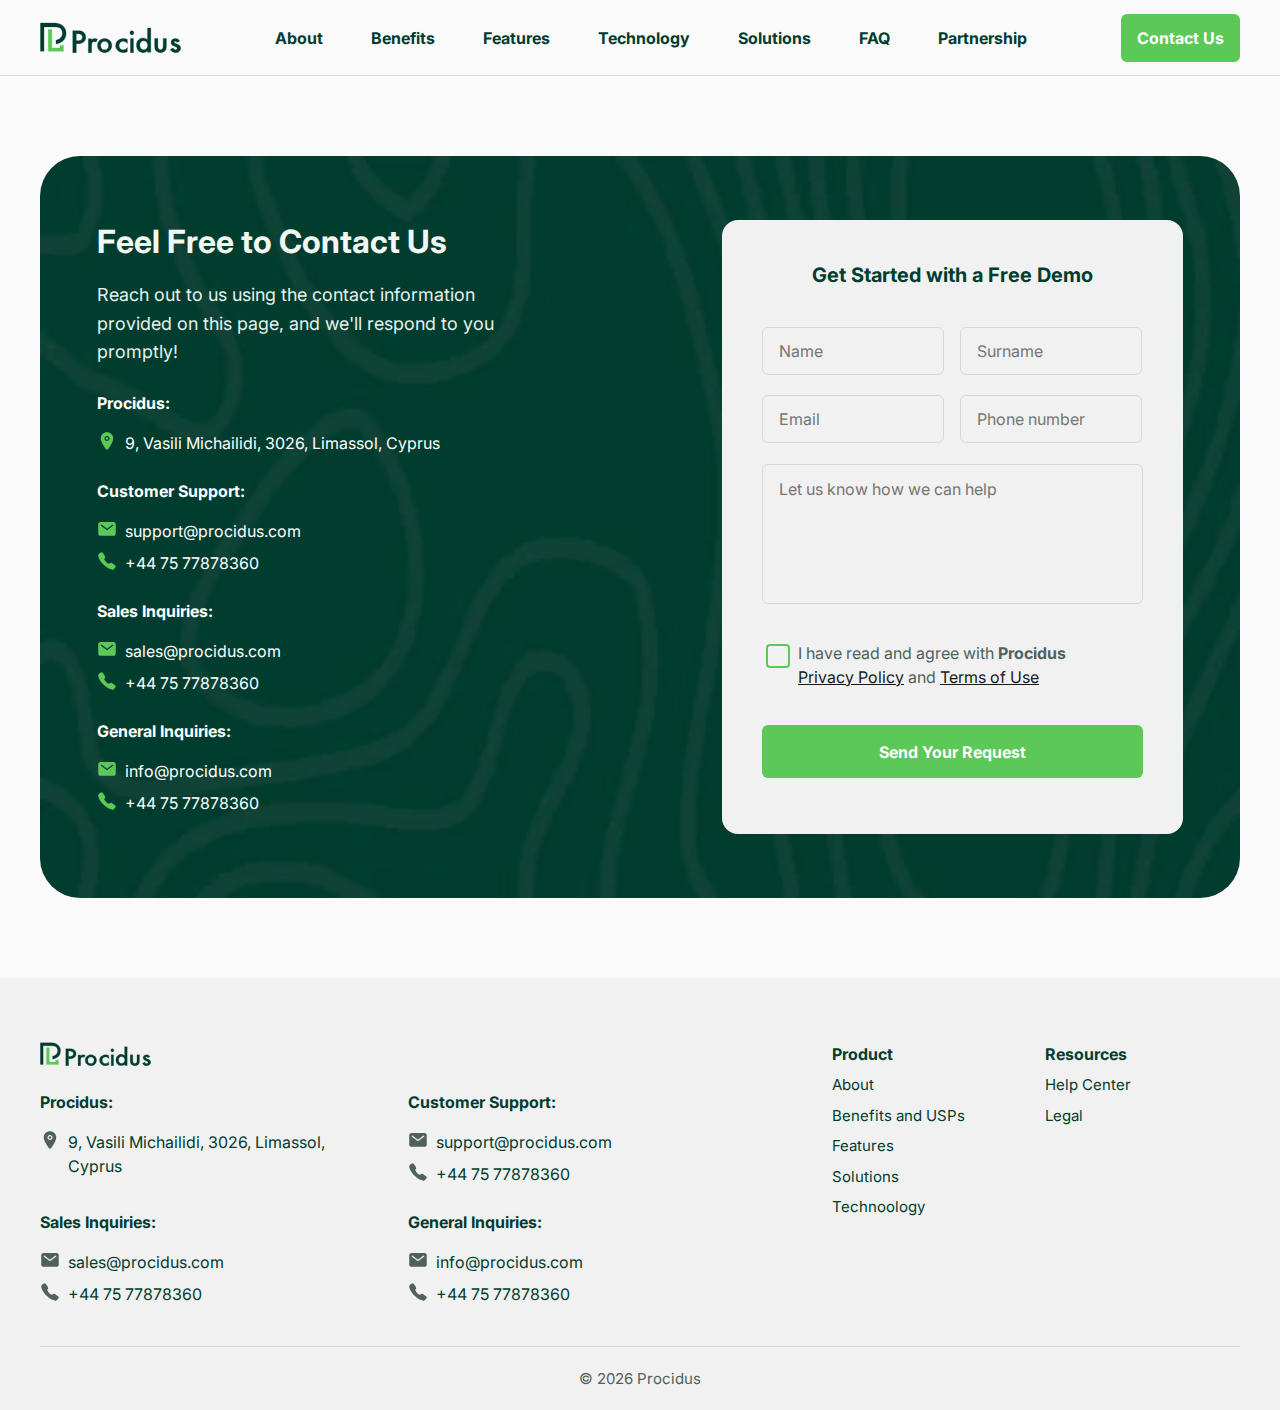
<file: contact.html>
<!doctype html>
<html lang="en">
    <head>
        <title>Procidus | Contact Us</title>
        <meta charset="UTF-8" />
        <meta name="keywords" content="keywords" />
        <meta name="description" content="description" />
        <meta name="format-detection" content="telephone=no" />
        <!-- <style>body{opacity: 0;}</style> -->
        <link rel="stylesheet" href="css/style.min.css?_v=20240129135001" />
        <link rel="shortcut icon" href="favicon.ico" />
        <!-- <meta name="robots" content="noindex, nofollow"> -->
        <meta name="viewport" content="width=device-width, initial-scale=1.0" />
    </head>

    <body>
        <div class="wrapper">
            <header class="header">
                <div class="header__container">
                    <a href="index.html" class="header__logo"
                        ><img src="img/logo.svg" alt="Logo"
                    /></a>
                    <div class="header__menu menu">
                        <button type="button" class="menu__icon icon-menu"><span></span></button>
                        <nav class="menu__body">
                            <ul class="menu__list">
                                <li class="menu__item">
                                    <a href="index.html#about" class="menu__link">About</a>
                                </li>
                                <li class="menu__item">
                                    <a href="index.html#benefits__container" class="menu__link"
                                        >Benefits</a
                                    >
                                </li>
                                <li class="menu__item">
                                    <a href="index.html#features" class="menu__link">Features</a>
                                </li>
                                <li class="menu__item">
                                    <a href="index.html#technology" class="menu__link"
                                        >Technology</a
                                    >
                                </li>
                                <li class="menu__item">
                                    <a href="index.html#solutions" class="menu__link">Solutions</a>
                                </li>
                                <li class="menu__item">
                                    <a href="index.html#faq" class="menu__link">FAQ</a>
                                </li>
                                <li class="menu__item">
                                    <a href="index.html#overview" class="menu__link">Partnership</a>
                                </li>
                            </ul>
                        </nav>
                    </div>
                    <a href="contact.html" class="button button_header">Contact Us</a>
                </div>
            </header>

            <main class="page">
                <section class="contact">
                    <div class="contact__container">
                        <div class="contact__wrapper">
                            <div class="contact__main">
                                <h2 class="contact__title">Feel Free to Contact Us</h2>
                                <p class="contact__descr">
                                    Reach out to us using the contact information provided on this
                                    page, and we'll respond to you promptly!
                                </p>
                                <div
                                    class="about__contacts contacts"
                                    data-da=".contact__wrapper, 1024, 3">
                                    <div class="about__items">
                                        <div class="about__item">
                                            <h4 class="about__item-heading">Procidus:</h4>
                                            <p class="about__item-contact">
                                                9, Vasili Michailidi, 3026, Limassol, Cyprus
                                            </p>
                                        </div>
                                        <div class="about__item">
                                            <h4 class="about__item-heading">Customer Support:</h4>
                                            <a
                                                href="mailto:support@procidus.com"
                                                class="about__item-mail"
                                                >support@procidus.com</a
                                            >
                                            <a href="tel:+447577878360" class="about__item-phone"
                                                >+44 75 77878360</a
                                            >
                                        </div>
                                        <div class="about__item">
                                            <h4 class="about__item-heading">Sales Inquiries:</h4>
                                            <a
                                                href="mailto:sales@procidus.com"
                                                class="about__item-mail"
                                                >sales@procidus.com</a
                                            >
                                            <a href="tel:+447577878360" class="about__item-phone"
                                                >+44 75 77878360</a
                                            >
                                        </div>
                                        <div class="about__item">
                                            <h4 class="about__item-heading">General Inquiries:</h4>
                                            <a
                                                href="mailto:info@procidus.com"
                                                class="about__item-mail"
                                                >info@procidus.com</a
                                            >
                                            <a href="tel:+447577878360" class="about__item-phone"
                                                >+44 75 77878360</a
                                            >
                                        </div>
                                    </div>
                                </div>
                            </div>
                            <form id="form" method="POST" class="contact__form">
                                <h3 class="contact__form-title">Get Started with a Free Demo</h3>
                                <div class="contact__form-row">
                                    <input
                                        class="input contact__form-input"
                                        type="text"
                                        name="Name"
                                        required
                                        placeholder="Name" />
                                    <input
                                        class="contact__form-input"
                                        type="text"
                                        name="Surname"
                                        placeholder="Surname" />
                                </div>
                                <div class="contact__form-row">
                                    <input
                                        class="contact__form-input"
                                        data-error="Error"
                                        required
                                        placeholder="Email" />
                                    <input
                                        class="contact__form-input"
                                        type="text"
                                        name="Phone Number"
                                        required
                                        placeholder="Phone number" />
                                </div>
                                <textarea
                                    class="contact__form-input contact__form-input_textarea"
                                    name="Notes"
                                    placeholder="Let us know how we can help"></textarea>

                                <div class="contact__form-row contact__form-row-checkbox">
                                    <input
                                        type="checkbox"
                                        class="custom-checkbox"
                                        id="check"
                                        name="check"
                                        required
                                        value="yes" />
                                    <label for="check"></label>
                                    <p>
                                        I have read and agree with <span>Procidus</span>
                                        <a href="legal.html">Privacy Policy</a> and
                                        <a href="legal.html">Terms of Use</a>
                                    </p>
                                </div>

                                <button
                                    type="submit"
                                    class="button is-primary contact__form-button button"
                                    id="submit-button">
                                    Send Your Request
                                </button>
                                <div
                                    id="message"
                                    style="
                                        display: none;
                                        margin: 20px;
                                        width: 100%;
                                        font-weight: bold;
                                        color: #5bc858;
                                        padding: 8px;
                                        background-color: #fafafa;
                                        border-radius: 4px;
                                        border-color: #5bc858;
                                    "></div>
                            </form>
                        </div>
                    </div>
                </section>
            </main>
            <footer class="footer">
                <div class="footer__container">
                    <div class="footer__wrapper">
                        <div class="footer__main">
                            <a href="index.html" class="footer__logo"
                                ><img src="img/logo.svg" alt=""
                            /></a>
                            <div class="footer__items">
                                <div class="footer__item">
                                    <h4 class="footer__item-heading">Procidus:</h4>
                                    <p class="footer__item-contact">
                                        9, Vasili Michailidi, 3026, Limassol, Cyprus
                                    </p>
                                </div>
                                <div class="footer__item">
                                    <h4 class="footer__item-heading">Customer Support:</h4>
                                    <a href="mailto:support@procidus.com" class="footer__item-mail"
                                        >support@procidus.com</a
                                    >
                                    <a href="tel:+447577878360" class="footer__item-phone"
                                        >+44 75 77878360</a
                                    >
                                </div>
                                <div class="footer__item">
                                    <h4 class="footer__item-heading">Sales Inquiries:</h4>
                                    <a href="mailto:sales@procidus.com" class="footer__item-mail"
                                        >sales@procidus.com</a
                                    >
                                    <a href="tel:+447577878360" class="footer__item-phone"
                                        >+44 75 77878360</a
                                    >
                                </div>
                                <div class="footer__item">
                                    <h4 class="footer__item-heading">General Inquiries:</h4>
                                    <a href="mailto:info@procidus.com" class="footer__item-mail"
                                        >info@procidus.com</a
                                    >
                                    <a href="tel:+447577878360" class="footer__item-phone"
                                        >+44 75 77878360</a
                                    >
                                </div>
                            </div>
                        </div>
                        <div class="footer__nav">
                            <div class="footer__nav-item">
                                <h4 class="footer__nav-heading">Product</h4>
                                <ul class="footer__nav-list">
                                    <li><a href="index.html#about">About</a></li>
                                    <li>
                                        <a href="index.html#benefits__container"
                                            >Benefits and USPs</a
                                        >
                                    </li>
                                    <li><a href="index.html#features">Features</a></li>
                                    <li><a href="index.html#solutions">Solutions</a></li>
                                    <li><a href="index.html#technology">Technoology</a></li>
                                </ul>
                            </div>
                            <div class="footer__nav-item">
                                <h4 class="footer__nav-heading">Resources</h4>
                                <ul class="footer__nav-list">
                                    <li><a href="contact.html">Help Center</a></li>
                                    <li><a href="legal.html">Legal</a></li>
                                </ul>
                            </div>
                        </div>
                    </div>
                    <div class="copyright">
                        &copy;
                        <script>
                            document.write(new Date().getFullYear());
                        </script>
                        Procidus
                    </div>
                </div>
            </footer>
        </div>
        <script src="js/app.min.js?_v=20240129135001"></script>
        <script>
            document.getElementById("form").addEventListener("submit", function (e) {
                e.preventDefault(); // Prevent the default form submission
                document.getElementById("message").textContent = "Submitting..";
                document.getElementById("message").style.display = "flex";
                document.getElementById("submit-button").disabled = true;

                // Collect the form data
                var formData = new FormData(this);
                var keyValuePairs = [];
                for (var pair of formData.entries()) {
                    keyValuePairs.push(pair[0] + "=" + pair[1]);
                }

                var formDataString = keyValuePairs.join("&");

                // Send a POST request to your Google Apps Script
                fetch(
                    "https://script.google.com/macros/s/AKfycbx8t_XrYsQE0OhFX2V5uAGHesRp6L6WdjxzIO17HKxX1ObSZFBmt9R_02bVouTTF3o/exec",
                    {
                        redirect: "follow",
                        method: "POST",
                        body: formDataString,
                        headers: {
                            "Content-Type": "text/plain;charset=utf-8",
                        },
                    }
                )
                    .then(function (response) {
                        // Check if the request was successful
                        if (response) {
                            return response; // Assuming your script returns JSON response
                        } else {
                            throw new Error("Failed to submit the form.");
                        }
                    })
                    .then(function (data) {
                        // Display a success message
                        document.getElementById("message").textContent =
                            "Data submitted successfully!";
                        document.getElementById("message").style.display = "block";
                        document.getElementById("message").style.backgroundColor = "green";
                        document.getElementById("message").style.color = "beige";
                        document.getElementById("submit-button").disabled = false;
                        document.getElementById("form").reset();

                        setTimeout(function () {
                            document.getElementById("message").textContent = "";
                            document.getElementById("message").style.display = "none";
                        }, 2600);
                    })
                    .catch(function (error) {
                        // Handle errors, you can display an error message here
                        console.error(error);
                        document.getElementById("message").textContent =
                            "An error occurred while submitting the form.";
                        document.getElementById("message").style.display = "block";
                    });
            });
        </script>
    </body>
</html>
</file>
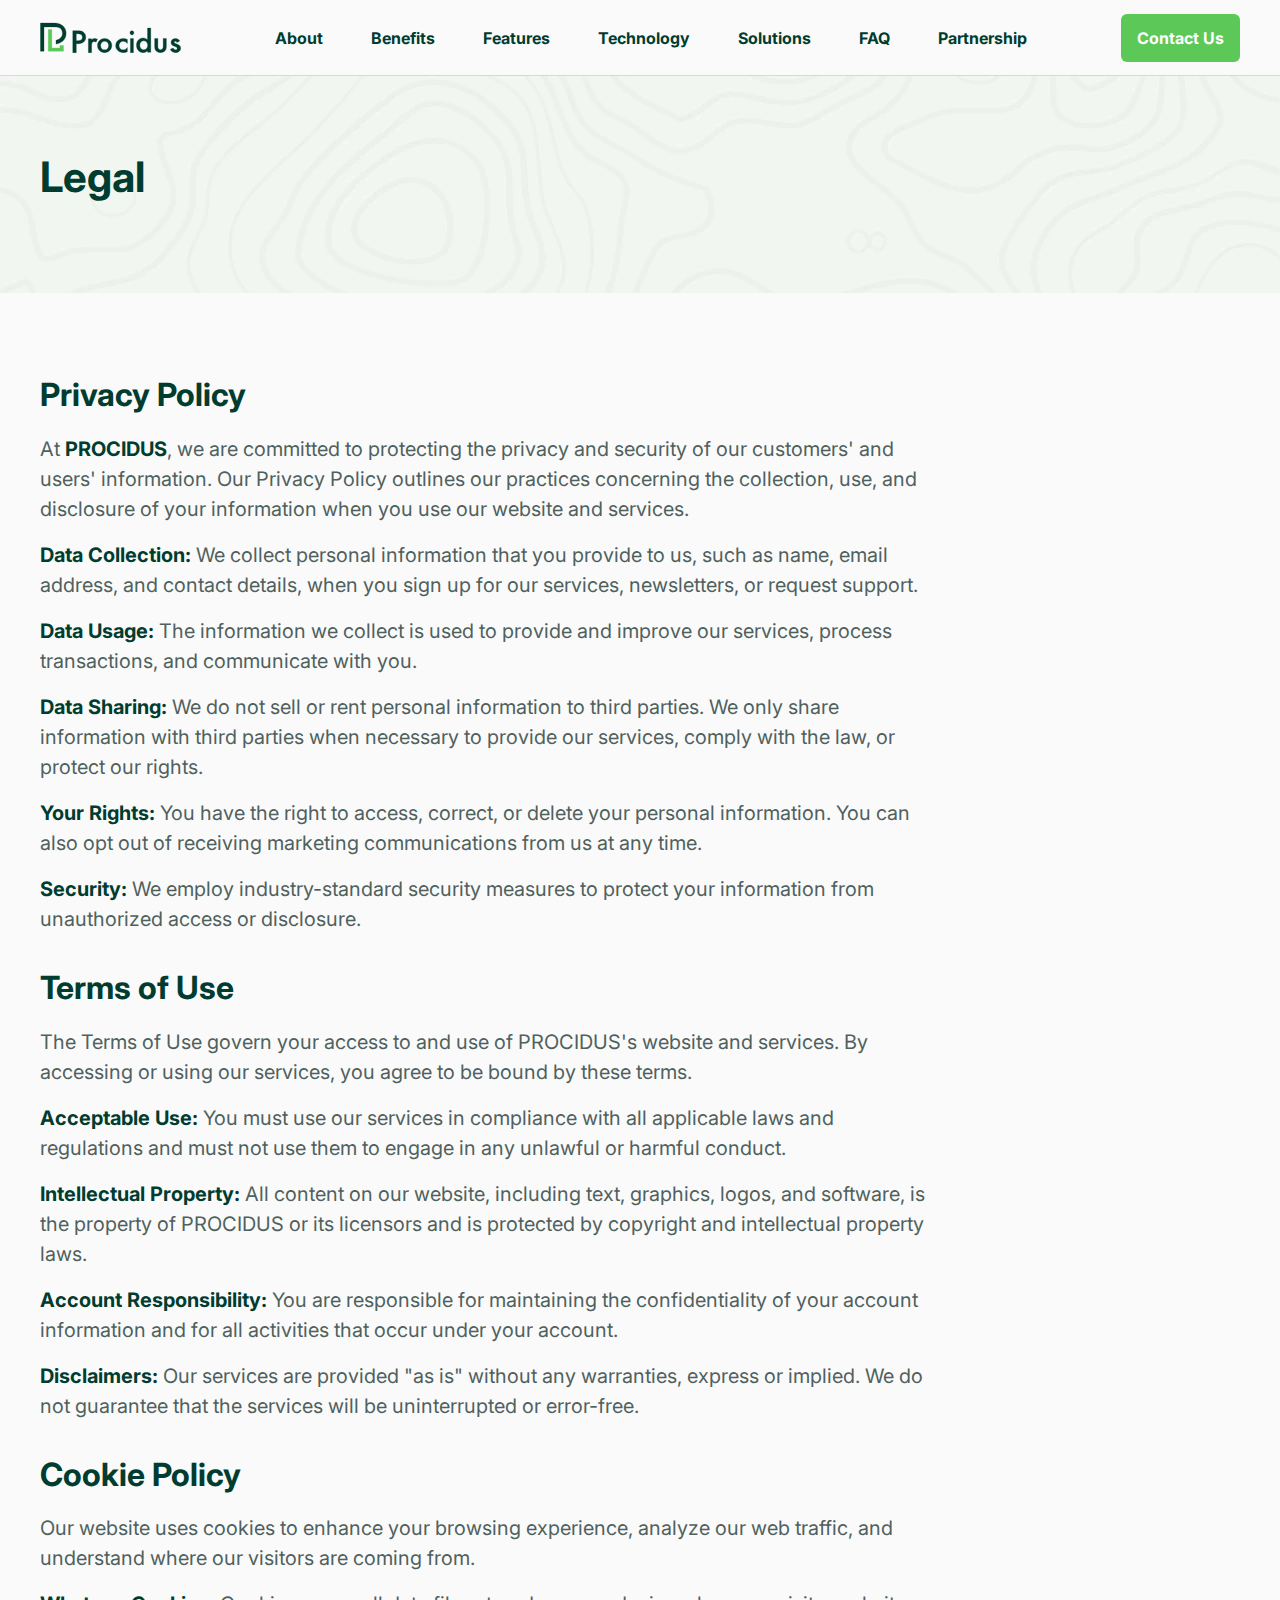
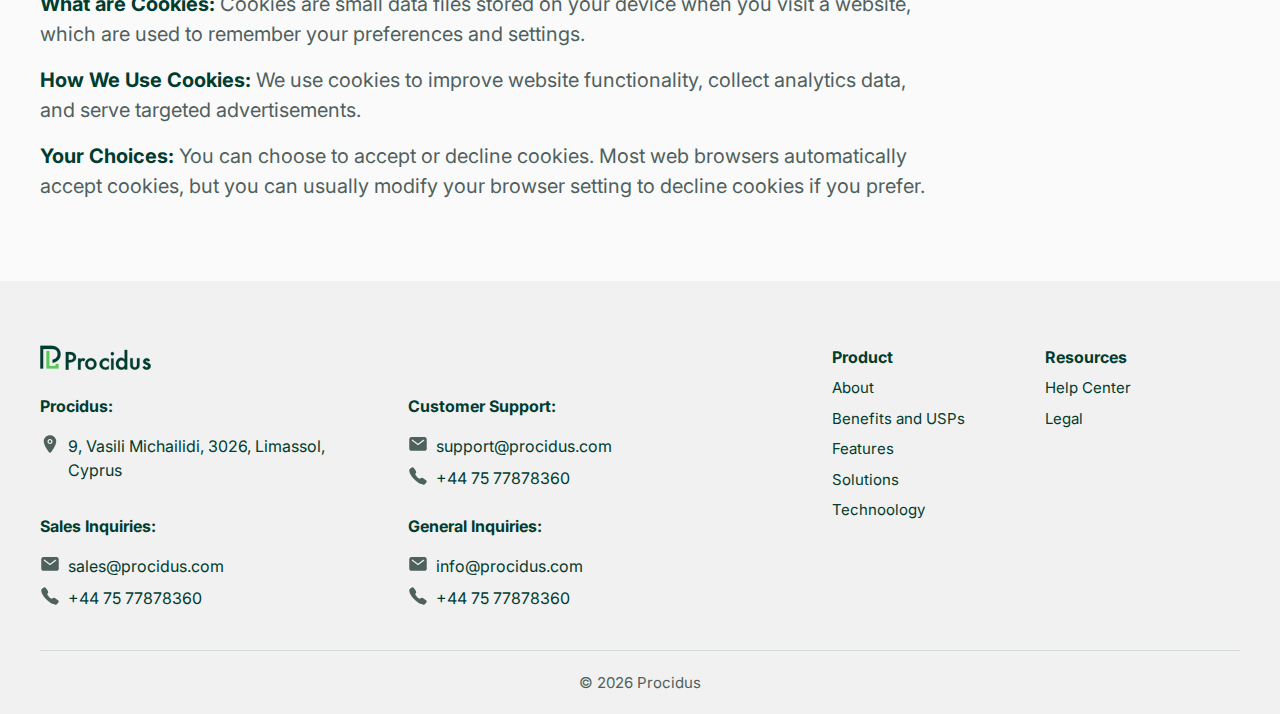
<file: legal.html>
<!doctype html>
<html lang="en">

<head>
	<title>Procidus | Legal</title>
	<meta charset="UTF-8" />
	<meta name="keywords" content="keywords" />
	<meta name="description" content="description" />
	<meta name="format-detection" content="telephone=no" />
	<!-- <style>body{opacity: 0;}</style> -->
	<link rel="stylesheet" href="css/style.min.css?_v=20240129135001" />
	<link rel="shortcut icon" href="favicon.ico" />
	<!-- <meta name="robots" content="noindex, nofollow"> -->
	<meta name="viewport" content="width=device-width, initial-scale=1.0" />
</head>

<body>
	<div class="wrapper">
		<header class="header">
			<div class="header__container">
				<a href="index.html" class="header__logo"><img src="img/logo.svg" alt="Logo" /></a>
				<div class="header__menu menu">
					<button type="button" class="menu__icon icon-menu"><span></span></button>
					<nav class="menu__body">
						<ul class="menu__list">
							<li class="menu__item">
								<a href="index.html#about" class="menu__link">About</a>
							</li>
							<li class="menu__item">
								<a href="index.html#benefits__container" class="menu__link">Benefits</a>
							</li>
							<li class="menu__item">
								<a href="index.html#features" class="menu__link">Features</a>
							</li>
							<li class="menu__item">
								<a href="index.html#technology" class="menu__link">Technology</a>
							</li>
							<li class="menu__item">
								<a href="index.html#solutions" class="menu__link">Solutions</a>
							</li>
							<li class="menu__item">
								<a href="index.html#faq" class="menu__link">FAQ</a>
							</li>
							<li class="menu__item">
								<a href="index.html#overview" class="menu__link">Partnership</a>
							</li>
						</ul>
					</nav>
				</div>
				<a href="contact.html" class="button button_header">Contact Us</a>
			</div>
		</header>

		<main class="page">
			<div class="legal__heading">
				<div class="legal__container">
					<h1 class="legal__title">Legal</h1>
				</div>
			</div>
			<section class="legal">
				<div class="legal__container">
					<div class="legal__wrapper">
						<h2 class="legal__subtitle">Privacy Policy</h2>
						<p class="legal__descr legal__descr-main">
							At <span>PROCIDUS</span>, we are committed to protecting the privacy
							and security of our customers' and users' information. Our Privacy
							Policy outlines our practices concerning the collection, use, and
							disclosure of your information when you use our website and
							services.
						</p>
						<p class="legal__descr">
							<span>Data Collection:</span> We collect personal information that
							you provide to us, such as name, email address, and contact details,
							when you sign up for our services, newsletters, or request support.
						</p>
						<p class="legal__descr">
							<span>Data Usage:</span> The information we collect is used to
							provide and improve our services, process transactions, and
							communicate with you.
						</p>
						<p class="legal__descr">
							<span>Data Sharing:</span> We do not sell or rent personal
							information to third parties. We only share information with third
							parties when necessary to provide our services, comply with the law,
							or protect our rights.
						</p>
						<p class="legal__descr">
							<span>Your Rights:</span> You have the right to access, correct, or
							delete your personal information. You can also opt out of receiving
							marketing communications from us at any time.
						</p>
						<p class="legal__descr">
							<span>Security:</span> We employ industry-standard security measures
							to protect your information from unauthorized access or disclosure.
						</p>
						<h2 class="legal__subtitle">Terms of Use</h2>
						<p class="legal__descr legal__descr-main">
							The Terms of Use govern your access to and use of PROCIDUS's website
							and services. By accessing or using our services, you agree to be
							bound by these terms.
						</p>
						<p class="legal__descr">
							<span>Acceptable Use:</span> You must use our services in compliance
							with all applicable laws and regulations and must not use them to
							engage in any unlawful or harmful conduct.
						</p>
						<p class="legal__descr">
							<span>Intellectual Property:</span> All content on our website,
							including text, graphics, logos, and software, is the property of
							PROCIDUS or its licensors and is protected by copyright and
							intellectual property laws.
						</p>
						<p class="legal__descr">
							<span>Account Responsibility:</span> You are responsible for
							maintaining the confidentiality of your account information and for
							all activities that occur under your account.
						</p>
						<p class="legal__descr">
							<span>Disclaimers:</span> Our services are provided "as is" without
							any warranties, express or implied. We do not guarantee that the
							services will be uninterrupted or error-free.
						</p>
						<h2 class="legal__subtitle">Cookie Policy</h2>
						<p class="legal__descr legal__descr-main">
							Our website uses cookies to enhance your browsing experience,
							analyze our web traffic, and understand where our visitors are
							coming from.
						</p>
						<p class="legal__descr">
							<span> What are Cookies:</span> Cookies are small data files stored
							on your device when you visit a website, which are used to remember
							your preferences and settings.
						</p>
						<p class="legal__descr">
							<span>How We Use Cookies:</span> We use cookies to improve website
							functionality, collect analytics data, and serve targeted
							advertisements.
						</p>
						<p class="legal__descr">
							<span>Your Choices:</span> You can choose to accept or decline
							cookies. Most web browsers automatically accept cookies, but you can
							usually modify your browser setting to decline cookies if you
							prefer.
						</p>
					</div>
				</div>
			</section>
		</main>
		<footer class="footer">
			<div class="footer__container">
				<div class="footer__wrapper">
					<div class="footer__main">
						<a href="index.html" class="footer__logo"><img src="img/logo.svg" alt="" /></a>
						<div class="footer__items">
							<div class="footer__item">
								<h4 class="footer__item-heading">Procidus:</h4>
								<p class="footer__item-contact">
									9, Vasili Michailidi, 3026, Limassol, Cyprus
								</p>
							</div>
							<div class="footer__item">
								<h4 class="footer__item-heading">Customer Support:</h4>
								<a href="mailto:support@procidus.com" class="footer__item-mail">support@procidus.com</a>
								<a href="tel:+447577878360" class="footer__item-phone">+44 75 77878360</a>
							</div>
							<div class="footer__item">
								<h4 class="footer__item-heading">Sales Inquiries:</h4>
								<a href="mailto:sales@procidus.com" class="footer__item-mail">sales@procidus.com</a>
								<a href="tel:+447577878360" class="footer__item-phone">+44 75 77878360</a>
							</div>
							<div class="footer__item">
								<h4 class="footer__item-heading">General Inquiries:</h4>
								<a href="mailto:info@procidus.com" class="footer__item-mail">info@procidus.com</a>
								<a href="tel:+447577878360" class="footer__item-phone">+44 75 77878360</a>
							</div>
						</div>
					</div>
					<div class="footer__nav">
						<div class="footer__nav-item">
							<h4 class="footer__nav-heading">Product</h4>
							<ul class="footer__nav-list">
								<li><a href="index.html#about">About</a></li>
								<li><a href="index.html#benefits__container">Benefits and USPs</a></li>
								<li><a href="index.html#features">Features</a></li>
								<li><a href="index.html#solutions">Solutions</a></li>
								<li><a href="index.html#technology">Technoology</a></li>
							</ul>
						</div>
						<div class="footer__nav-item">
							<h4 class="footer__nav-heading">Resources</h4>
							<ul class="footer__nav-list">
								<li><a href="contact.html">Help Center</a></li>
								<li><a href="legal.html">Legal</a></li>
							</ul>
						</div>
					</div>
				</div>
				<div class="copyright">
					&copy;
					<script>
						document.write(new Date().getFullYear());
					</script>
					Procidus
				</div>
			</div>
		</footer>

	</div>
	<script src="js/app.min.js?_v=20240129135001"></script>
</body>

</html>
</file>
<file: css/style.min.css>
@charset "UTF-8";@import url(https://fonts.googleapis.com/css?family=Inter:regular,700&display=swap);*{padding:0;margin:0;border:0}*,*::after,*::before{-webkit-box-sizing:border-box;box-sizing:border-box}*::after,*::before{display:inline-block}body,html{height:100%;min-width:320px}body{color:#4f615d;line-height:1;font-family:Inter;font-size:1rem;-ms-text-size-adjust:100%;-moz-text-size-adjust:100%;-webkit-text-size-adjust:100%;-webkit-font-smoothing:antialiased;-moz-osx-font-smoothing:grayscale}button,input,textarea{font-family:Inter;font-size:inherit;line-height:inherit;color:inherit;background-color:transparent}input,textarea{width:100%}button,option,select{cursor:pointer}a{display:inline-block;color:inherit;text-decoration:none}ul li{list-style:none}img{vertical-align:top}h1,h2,h3,h4,h5,h6{font-weight:inherit;font-size:inherit}body{background-color:#fafafa}.lock body{overflow:hidden;-ms-touch-action:none;touch-action:none;-ms-scroll-chaining:none;overscroll-behavior:none}.wrapper{min-height:100%;display:-webkit-box;display:-ms-flexbox;display:flex;-webkit-box-orient:vertical;-webkit-box-direction:normal;-ms-flex-direction:column;flex-direction:column;overflow:hidden}@supports (overflow:clip){.wrapper{overflow:clip}}.wrapper > main{-webkit-box-flex:1;-ms-flex:1 1 auto;flex:1 1 auto}.wrapper > *{min-width:0}[class*=__container]{max-width:76.875rem;margin:0 auto;padding:0 .9375rem}.spollers{display:-ms-grid;display:grid;gap:1rem}.spollers__item{font-size:1.25rem;border:1px solid #d3dcd4;border-radius:.375rem;-webkit-box-shadow:-2px 2px 4px 0 rgba(106,122,148,.15);box-shadow:-2px 2px 4px 0 rgba(106,122,148,.15)}.spollers__title{width:100%;cursor:default;text-align:left;background-color:#fff;padding:1.5rem 2rem;border-radius:.375rem;color:#003c2f;font-weight:700;line-height:150%;position:relative;list-style:none}.spollers__title::-webkit-details-marker,.spollers__title::marker{display:none}._spoller-init .spollers__title{cursor:pointer}._spoller-init .spollers__title::after,._spoller-init .spollers__title::before{content:"";position:absolute;right:2rem;top:50%;background-color:#5bc858;height:3px;width:15px;-webkit-transition:-webkit-transform .5s ease 0s;transition:-webkit-transform .5s ease 0s;transition:transform .5s ease 0s;transition:transform .5s ease 0s,-webkit-transform .5s ease 0s}._spoller-init .spollers__title::before{-webkit-transform:translate(-75%,-50%) rotate(40deg);-ms-transform:translate(-75%,-50%) rotate(40deg);transform:translate(-75%,-50%) rotate(40deg)}._spoller-init .spollers__title::after{-webkit-transform:translate(0,-50%) rotate(-40deg);-ms-transform:translate(0,-50%) rotate(-40deg);transform:translate(0,-50%) rotate(-40deg)}._spoller-init .spollers__title._spoller-active::before{-webkit-transform:translateX(-75%) rotate(-40deg);-ms-transform:translateX(-75%) rotate(-40deg);transform:translateX(-75%) rotate(-40deg)}._spoller-init .spollers__title._spoller-active::after{-webkit-transform:rotate(40deg);-ms-transform:rotate(40deg);transform:rotate(40deg)}.spollers__body{padding:0 2rem 1.5rem 2rem;border-radius:.3125rem;background-color:#fff;font-size:18px;line-height:150%}.tabs__navigation{display:-webkit-box;display:-ms-flexbox;display:flex;-ms-flex-wrap:wrap;flex-wrap:wrap;gap:.375rem;background-color:#f1f1f1;border-radius:.375rem;padding:.5rem;max-width:-webkit-max-content;max-width:-moz-max-content;max-width:max-content;margin:0 auto;margin-top:2rem}.tabs__title{color:#003c2f;font-size:15px;font-weight:700;line-height:150%;padding:.625rem 1rem;-webkit-transition:all .3s;transition:all .3s;border-radius:.375rem}.tabs__title._tab-active{color:#fff;background-color:#5bc858;border-radius:.25rem}.tabs__content{margin-top:3.5rem}.tabs__wrapper{display:-webkit-box;display:-ms-flexbox;display:flex;-webkit-box-pack:justify;-ms-flex-pack:justify;justify-content:space-between;-webkit-box-align:center;-ms-flex-align:center;align-items:center}.tabs__heading{color:#003c2f;font-size:28px;font-weight:700;line-height:140%;letter-spacing:-.28px}.tabs__descr{margin-top:1rem;max-width:30.5rem;font-size:18px;line-height:160%}.tabs__img{max-width:43.125rem}.button_tabs{margin-top:1.5rem}.ibg{width:100%;height:100%;-o-object-fit:cover;object-fit:cover}.ibg--top{-o-object-position:top;object-position:top}.ibg--bottom{-o-object-position:bottom;object-position:bottom}.ibg--left{-o-object-position:left;object-position:left}.ibg--right{-o-object-position:right;object-position:right}.ibg--contain{-o-object-fit:contain;object-fit:contain}.title{color:#003c2f;font-family:"Open Sans";font-size:2rem;font-style:normal;font-weight:700;line-height:140%}.title_hero{font-size:2.625rem;line-height:normal}.button{background-color:#5bc858;padding:.75rem 1rem;line-height:150%;color:#fff;font-weight:700;border-radius:.375rem;-webkit-transition:ease .3s;transition:ease .3s}.button_hero{display:-webkit-inline-box;display:-ms-inline-flexbox;display:inline-flex;-webkit-box-align:center;-ms-flex-align:center;align-items:center;-webkit-column-gap:1rem;-moz-column-gap:1rem;column-gap:1rem;max-height:3.25rem;margin-top:1.5rem;padding-right:.375rem;position:relative;overflow:hidden}.button_icon-wrapper{background-color:#fff;padding:.5rem;border-radius:.25rem}.button_solutions{width:100%;text-align:center;-ms-flex-item-align:end;align-self:flex-end;-webkit-box-pack:end;-ms-flex-pack:end;justify-content:flex-end;margin-top:auto}.subtitle{text-align:center;font-size:15px;font-weight:700;line-height:150%}.descr{margin-top:.5rem;max-width:41.25rem;text-align:center;margin:0 auto;font-size:20px;line-height:150%}.no-webp .legal__heading{background-image:url(../img/legal-bg.png)}.legal__heading{min-height:13.5625rem}.legal__title{color:#003c2f;font-size:42px;font-weight:700;padding-top:5rem}.button_hero{padding:.375rem .375rem .375rem 1.25rem;position:relative;width:170px;height:52px;font-size:1rem;text-align:left;background:#5bc858;border:none;outline:0;overflow:hidden;cursor:pointer;border-radius:.375rem;-webkit-transition:ease .3s;transition:ease .3s}.button_hero:before{content:"";position:absolute;height:40px;width:40px;border-radius:.25rem;top:.375rem;right:.375rem;background:#fff}.button__arrow{position:absolute;top:50%;right:20px;top:25px;width:22px;rotate:-45deg;-webkit-transition:.35s;transition:.35s;-webkit-transform:translate3d(0,-50%,0);transform:translate3d(0,-50%,0);fill:#5bc858}.button__arrow--in{-webkit-transform:translate3d(0,-60px,0);transform:translate3d(0,-60px,0)}button:hover{background-color:#51b74e}button:hover .button__arrow--in{-webkit-transform:translate3d(0,-50%,0);transform:translate3d(0,-50%,0)}button:hover .button__arrow--out{-webkit-transform:translate3d(0,60px,0);transform:translate3d(0,60px,0)}.text{font-size:16px;color:#fff;font-weight:700;line-height:150%;position:absolute;top:25%;z-index:100}.rotate{-webkit-transform:rotate(-90deg);-ms-transform:rotate(-90deg);transform:rotate(-90deg);position:absolute;right:3.4rem;top:-.8rem}.header{border-bottom:.0625rem solid #d3dcd4}.header__container{height:4.6875rem;display:-webkit-box;display:-ms-flexbox;display:flex;-webkit-box-align:center;-ms-flex-align:center;align-items:center;-webkit-box-pack:justify;-ms-flex-pack:justify;justify-content:space-between}.menu{display:-webkit-box;display:-ms-flexbox;display:flex;-webkit-box-align:center;-ms-flex-align:center;align-items:center}.menu__list{display:-webkit-box;display:-ms-flexbox;display:flex;-webkit-box-align:center;-ms-flex-align:center;align-items:center}.menu__link{color:#003c2f;font-weight:700;-webkit-transition:all .2s;transition:all .2s}.footer{padding-top:4rem;background-color:#f1f1f1}.footer a{display:block}.footer__wrapper{display:-webkit-box;display:-ms-flexbox;display:flex;-ms-flex-wrap:wrap;flex-wrap:wrap;-webkit-column-gap:6.5rem;-moz-column-gap:6.5rem;column-gap:6.5rem}.footer__main{max-width:43rem}.footer__logo img{max-width:6.9375rem}.footer__items{margin-top:1.5rem;display:-ms-grid;display:grid;-ms-grid-columns:(1fr)[2];grid-template-columns:repeat(2,1fr);-webkit-column-gap:3rem;-moz-column-gap:3rem;column-gap:3rem;row-gap:1.5rem}.footer__item a,.footer__item p{color:#003c2f;line-height:150%;-webkit-transition:all .3s;transition:all .3s}.footer__item-heading{color:#003c2f;font-weight:700;line-height:150%;margin-bottom:1rem}.footer__item-contact{padding-left:1.75rem;position:relative}.footer__item-contact::before{content:"";position:absolute;width:1.25rem;height:1.25rem;left:0;top:0;background-image:url(../img/icons/location.svg)}.footer__item-mail{padding-left:1.75rem;position:relative}.footer__item-mail::before{content:"";position:absolute;width:1.25rem;height:1.25rem;left:0;top:0;background-image:url(../img/icons/mail.svg)}.footer__item-phone{padding-left:1.75rem;position:relative;margin-top:.5rem}.footer__item-phone::before{content:"";position:absolute;width:1.25rem;height:1.25rem;left:0;top:0;background-image:url(../img/icons/call.svg)}.footer__nav{display:-webkit-box;display:-ms-flexbox;display:flex;-ms-flex-wrap:wrap;flex-wrap:wrap;-webkit-box-pack:justify;-ms-flex-pack:justify;justify-content:space-between;gap:5rem}.footer__nav-heading{color:#003c2f;margin-bottom:.5rem;font-weight:700;line-height:150%}.footer__nav-list a{color:#003c2f;font-size:.9375rem;line-height:150%;-webkit-transition:all .3s;transition:all .3s;margin-top:.5rem}.copyright{text-align:center;margin-top:2.5rem;padding:1.5rem 0;font-size:.9375rem;border-top:.0625rem solid #d3dcd4}.hero{padding:4rem 0 5rem 0}.hero__container{display:-webkit-box;display:-ms-flexbox;display:flex;-webkit-box-align:center;-ms-flex-align:center;align-items:center;-webkit-box-pack:justify;-ms-flex-pack:justify;justify-content:space-between}.hero__content{max-width:36.75rem}.hero__descr{font-size:1.25rem;font-weight:400;line-height:150%;margin-top:1rem}.hero__img{border-radius:0 5.625rem}.no-webp .hero::before{background-image:url(../img/hero-bg.png)}.hero::before{content:"";position:absolute;top:0;right:0;width:31.5rem;height:48.875rem;z-index:-1}.about{padding:5rem 0}.about__container{display:-webkit-box;display:-ms-flexbox;display:flex;-ms-flex-wrap:wrap;flex-wrap:wrap;-webkit-box-pack:justify;-ms-flex-pack:justify;justify-content:space-between}.about__content{max-width:36.75rem}.about__descr{font-size:18px;line-height:160%}.about__benefits{padding-top:10rem;display:-ms-grid;display:grid;-ms-grid-columns:(1fr)[4];grid-template-columns:repeat(4,1fr);gap:1.5rem}.about__benefits .card__item{padding:2.5rem;background-color:#fff;border-radius:1rem;border:.0625rem solid #d3dcd4}.about__benefits .card__item-heading{margin-top:1rem;color:#003c2f;font-size:18px;font-weight:700;line-height:150%}.about__benefits .card__item-descr{margin-top:.5rem;line-height:150%}.title{max-width:36.75rem}.button_about{margin-top:1rem}.features{padding:5rem 0}.features__descr{margin-top:.5rem;max-width:41.25rem;text-align:center;margin:0 auto;line-height:150%}.title_features{text-align:center;max-width:27.0625rem;margin:0 auto}.offer{padding:5rem 0}.offer__title{text-align:center;margin:0 auto}.offer__wrapper{display:-ms-grid;display:grid;-ms-grid-columns:(1fr)[3];grid-template-columns:repeat(3,1fr);margin-top:2.5rem;gap:1.5rem}.card__item{background-color:#fff;padding:2.5rem;border-radius:1rem;border:.0625rem solid #d3dcd4}.card__item-heading{margin-top:1rem;color:#003c2f;font-size:18px;font-weight:700;line-height:150%}.card__item-descr{margin-top:.5rem;line-height:150%}.technology{padding:5rem 0}.technology__descr{margin-top:.5rem;max-width:41.25rem;text-align:center;margin:0 auto;font-size:20px;line-height:150%}.title_technology{text-align:center;margin:0 auto}.tabs__navigation-technology{max-width:-webkit-max-content;max-width:-moz-max-content;max-width:max-content}.tabs__descr-technology{max-width:30.375rem}.tabs__title-technology{padding:.625rem .625rem}.tabs__wrapper img{border-radius:.625rem}.tabs__list{max-width:36.75rem;display:-ms-grid;display:grid;-ms-grid-columns:(1fr)[2];grid-template-columns:repeat(2,1fr);gap:1.5rem}.tabs__list-item{padding-left:3.5rem}.tabs__list-item_heading{color:#003c2f;font-size:18px;font-weight:700;line-height:150%;position:relative}.tabs__list-item_heading::before{content:"";position:absolute;width:2.5rem;height:2.5rem;background-color:#f1f1f1;left:-3.5rem;border-radius:100%;background-image:url(../img/icons/checkmark.svg)}.tabs__list-item_descr{margin-top:.375rem;line-height:150%}.solutions{padding:5rem 0}.solutions__subtitle{text-align:center;display:block}.solutions__descr{max-width:49.375rem;margin-top:1rem}.solutions__wrapper{margin-top:2.5rem;display:-ms-grid;display:grid;-ms-grid-columns:(1fr)[3];grid-template-columns:repeat(3,1fr);gap:1.5rem}.solutions__item{padding:1.5rem;background-color:#f1f1f1;border-radius:1rem;border:.0625rem solid #d3dcd4;position:relative;height:49.375rem;display:-webkit-box;display:-ms-flexbox;display:flex;-webkit-box-orient:vertical;-webkit-box-direction:normal;-ms-flex-direction:column;flex-direction:column}.solutions__item img{max-width:100%}.solutions__item-list{padding-left:2rem}.solutions__list-heading{margin-top:3rem;color:#003c2f;font-size:20px;font-weight:700;line-height:150%}.solutions__item-heading{color:#003c2f;font-size:16px;font-weight:700;line-height:150%;margin-top:1rem;position:relative}.solutions__item-heading:first-child{margin-top:1.5rem}.solutions__item-heading::before{content:"";position:absolute;width:1.5rem;height:1.5rem;left:-2rem;background-image:url(../img/icons/checkmark-circle.svg)}.solutions__item-descr{line-height:150%;margin-top:.5rem}.title_solutions{text-align:center;margin:0 auto}.faq{padding:5rem 0}.faq__descr{max-width:31.8125rem;margin-top:.5rem}.faq__descr a{color:#2971f4;line-height:150%;text-decoration-line:underline;-webkit-transition:all .3s;transition:all .3s}.faq__wrapper{max-width:62.25rem;margin:0 auto;margin-top:2.5rem}.title_faq{margin:0 auto;text-align:center}.overview{padding-top:5rem;position:relative}.no-webp .overview::before{background-image:url(../img/overview-bg.png)}.overview::before{content:"";position:absolute;width:38.875rem;height:29.625rem;left:0;top:22.125rem;z-index:-1}.overview__descr{max-width:47rem}.overview__wrapper{margin-top:2.5rem;display:-webkit-box;display:-ms-flexbox;display:flex;-ms-flex-wrap:wrap;flex-wrap:wrap;-webkit-box-pack:justify;-ms-flex-pack:justify;justify-content:space-between;padding-bottom:5rem}.overview__wrapper img,.overview__wrapper picture{border-radius:5.625rem 0;max-width:100%}.overview__img img{border-radius:5.625rem 0;max-width:100%}.overview__list{max-width:36.75rem}.overview__list-heading{color:#003c2f;font-size:28px;font-weight:700;line-height:140%;letter-spacing:-.28px}.overview__list-item_heading{margin-top:1rem}.overview__list-item_heading:first-child{margin-top:1.5rem}.title_overview{margin:0 auto;text-align:center}.partners__wrapper{padding:5rem 0;display:-webkit-box;display:-ms-flexbox;display:flex;-webkit-box-pack:justify;-ms-flex-pack:justify;justify-content:space-between;-ms-flex-wrap:wrap;flex-wrap:wrap}.partners__content{max-width:30.375rem}.partners__descr{margin-top:1rem;font-size:18px;line-height:160%}.partners__benefits{max-width:36.75rem;display:-ms-grid;display:grid;-ms-grid-columns:(1fr)[2];grid-template-columns:repeat(2,1fr);gap:1.5rem}.title_partners{font-size:28px;line-height:140%;letter-spacing:-.28px}.partnership__wrapper{padding:5rem 0;display:-webkit-box;display:-ms-flexbox;display:flex;-webkit-box-pack:justify;-ms-flex-pack:justify;justify-content:space-between;-ms-flex-wrap:wrap;flex-wrap:wrap}.partnership__main{max-width:30.375rem}.partnership__descr{margin-top:1rem;font-size:18px;line-height:160%}.partnership__steps{max-width:36.75rem}.partnership__list{list-style-type:none;counter-reset:my-counter;padding-left:0}.partnership__list-item{color:#003c2f;font-size:18px;line-height:160%;counter-increment:my-counter;position:relative;padding-left:20px}.partnership__list-item:not(:first-child){margin-top:1rem}.partnership__list-item span{color:#003c2f;font-size:18px;font-weight:700;line-height:150%}.partnership__list-item a{color:#2971f4;line-height:140%;letter-spacing:-.18px;text-decoration-line:underline;-webkit-transition:all .3s;transition:all .3s}.partnership__list-item::before{content:counter(my-counter) ".";position:absolute;left:0;font-size:1.125rem;font-weight:700;line-height:150%;color:#003c2f}.title_partnership{font-size:28px;line-height:140%;letter-spacing:-.28px}.cta{padding:5rem 0}.no-webp .cta__wrapper{background-image:url(../img/cta-bg.png)}.cta__wrapper{padding:4rem 0;border-radius:2rem;min-height:20.4375rem;background-size:cover;background-position:center center;background-repeat:no-repeat}.cta__title{color:#f2f7f2;font-size:2.5rem;font-weight:700;line-height:140%;letter-spacing:-.4px;text-align:center}.cta__descr{max-width:38.5rem;margin:0 auto;margin-top:.5rem;color:#e5f2ef;text-align:center;font-size:20px;line-height:150%}.button_cta{margin:0 auto;margin-top:1.5rem;display:block;min-width:13.8125rem}.about{background-color:#fafafa;padding:5rem 0}.about__main{max-width:43.125rem}.about__title{color:#003c2f;font-size:32px;font-weight:700;line-height:140%}.about__title:not(:first-child){margin-top:2rem}.about__contacts{max-width:24rem;padding:2rem;border-radius:1rem;background-color:#f1f1f1}.about__items{display:-webkit-box;display:-ms-flexbox;display:flex;-webkit-box-orient:vertical;-webkit-box-direction:normal;-ms-flex-direction:column;flex-direction:column;-ms-flex-wrap:wrap;flex-wrap:wrap;gap:1.5rem}.about__item{font-size:16px;line-height:150%}.about__item a{-webkit-transition:all .3s;transition:all .3s}.about__item-heading{color:#003c2f;font-size:16px;margin-bottom:1rem;font-weight:700;line-height:150%}.about__item-heading:not(:first-child){margin-top:1.5rem}.about__item-contact{position:relative;padding-left:1.75rem}.about__item-contact::before{content:"";position:absolute;width:1.25rem;height:1.25rem;left:0;top:0;background-image:url(../img/icons/location-green.svg)}.about__item-mail{position:relative;display:block;padding-left:1.75rem}.about__item-mail::before{content:"";position:absolute;width:1.25rem;height:1.25rem;left:0;top:0;background-image:url(../img/icons/mail-green.svg)}.about__item-phone{position:relative;display:block;padding-left:1.75rem;margin-top:.5rem}.about__item-phone::before{content:"";position:absolute;width:1.25rem;height:1.25rem;left:0;top:0;background-image:url(../img/icons/call-green.svg)}.legal{padding:5rem 0}.legal__wrapper{max-width:55.875rem}.legal__subtitle{color:#003c2f;font-size:32px;font-weight:700;line-height:140%}.legal__subtitle:not(:first-child){margin-top:2rem}.about__descr-main{margin:1.5rem 0}.legal__descr{margin-top:1rem;font-size:20px;line-height:150%}.legal__descr span{color:#003c2f;font-weight:700}.legal__container{display:-webkit-box;display:-ms-flexbox;display:flex;-webkit-box-pack:justify;-ms-flex-pack:justify;justify-content:space-between;-ms-flex-wrap:wrap;flex-wrap:wrap;-webkit-box-align:baseline;-ms-flex-align:baseline;align-items:baseline}.contact{padding:5rem 0}.no-webp .contact__wrapper{background-image:url(../img/contact-bg-mob.png)}.contact__wrapper{display:-webkit-box;display:-ms-flexbox;display:flex;-webkit-box-pack:justify;-ms-flex-pack:justify;justify-content:space-between;-ms-flex-wrap:wrap;flex-wrap:wrap;padding:4rem 3.5625rem;min-height:46.375rem;border-radius:2.5rem;background-size:cover;background-repeat:no-repeat}.contact__main{max-width:26.8125rem}.contact__title{color:#f2f7f2;font-size:32px;font-weight:700;line-height:140%}.contact__descr{color:#e5f2ef;margin-top:1rem;font-size:1.125rem;line-height:160%}.contacts *{color:#fff}.contacts{background:inherit;padding:0;margin-top:1.5rem}.contact__form{display:-webkit-box;display:-ms-flexbox;display:flex;gap:1rem;-ms-flex-wrap:wrap;flex-wrap:wrap;max-width:28.8125rem;background:#f1f1f1;padding:3.5rem 2.5rem;border-radius:1rem;position:relative;z-index:2}.contact__form .form__error{position:absolute;color:red;top:3.125rem;left:3.125rem}.contact__form-title{color:#003c2f;text-align:center;font-size:20px;font-weight:700;line-height:150%;margin:0 auto;margin-bottom:1rem}.contact__form-input{padding:.75rem 1rem;max-width:11.375rem;max-height:3rem;color:#585858;font-size:1rem;border:.0625rem solid #d3dcd4;border-radius:.375rem;line-height:150%;position:relative}.contact__form-input_textarea{min-width:100%;min-height:8.75rem;resize:none;margin-bottom:1rem}.contact__form-button{width:100%;-webkit-box-pack:center;-ms-flex-pack:center;justify-content:center;padding:.75rem 1.5rem}.contact__form-row{display:-webkit-box;display:-ms-flexbox;display:flex;-ms-flex-wrap:wrap;flex-wrap:wrap;gap:1rem;width:100%}.contact__form-row-checkbox{-webkit-column-gap:.5rem;-moz-column-gap:.5rem;column-gap:.5rem;color:#4f615d;font-size:1rem;line-height:150%;-webkit-box-align:start;-ms-flex-align:start;align-items:flex-start;margin-bottom:1rem}.contact__form-row-checkbox p{max-width:20.75rem}.contact__form-row-checkbox input{width:3.125rem}.contact__form-row-checkbox span{font-weight:700}.contact__form-row-checkbox a{color:#191919;text-decoration:underline;-webkit-transition:all .3s;transition:all .3s}.contact__header{background-color:#f1f1f1;position:relative}.custom-checkbox{position:absolute;z-index:-1;opacity:0}.custom-checkbox + label{display:-webkit-inline-box;display:-ms-inline-flexbox;display:inline-flex;-webkit-box-align:center;-ms-flex-align:center;align-items:center;-webkit-user-select:none;-moz-user-select:none;-ms-user-select:none;user-select:none;cursor:pointer}.custom-checkbox + label::before{content:"";display:inline-block;width:1.5rem;height:1.5rem;margin-top:.1875rem;margin-left:.25rem;-ms-flex-negative:0;flex-shrink:0;-webkit-box-flex:0;-ms-flex-positive:0;flex-grow:0;border:.125rem solid #5bc858;border-radius:.25em;background-repeat:no-repeat;background-position:center center;background-size:50% 50%}.custom-checkbox:checked + label::before{border-color:#5bc858;background-color:#5bc858;background-image:url(../img/icons/checkbox.svg);background-size:cover;background-size:80% 80%}.custom-checkbox:not(:disabled):not(:checked) + label:hover::before{border-color:#8bff80}.custom-checkbox:not(:disabled):active + label::before{background-color:#8bff80;border-color:#8bff80}.custom-checkbox:focus + label::before{-webkit-box-shadow:0 0 0 .2rem rgba(51,255,0,.25);box-shadow:0 0 0 .2rem rgba(51,255,0,.25)}.custom-checkbox:focus:not(:checked) + label::before{border-color:#8bff80}.custom-checkbox:disabled + label::before{background-color:#e9ecef}.form__error{position:absolute;color:red;top:3.125rem;left:3.125rem}@media (min-width:76.875em){.menu__list{-webkit-column-gap:3rem;-moz-column-gap:3rem;column-gap:3rem}.contact__form{padding-top:2.5rem}.contact__form{padding-right:2.5rem}.contact__form{padding-bottom:3.5rem}.contact__form{padding-left:2.5rem}}@media (max-width:1025px){.contact__form-input_textarea{width:100%}.contact__form-row-checkbox p{max-width:18.75rem}}@media (max-width:61.99875em){.tabs__navigation{-webkit-box-align:center;-ms-flex-align:center;align-items:center;-webkit-box-pack:center;-ms-flex-pack:center;justify-content:center}.tabs__heading{text-align:center}.tabs__descr{text-align:center;margin:0 auto}.tabs__img{max-width:100%}.button_tabs{display:block;width:-webkit-max-content;width:-moz-max-content;width:max-content;margin:0 auto;margin-top:1.5rem}.button_left{margin:2rem 0 0 0}.header__container{-webkit-box-pack:justify;-ms-flex-pack:justify;justify-content:space-between}.menu__list{display:none}.footer__wrapper{gap:5rem}.hero__container{-webkit-box-pack:center;-ms-flex-pack:center;justify-content:center;text-align:center}.hero__descr{text-align:center}.hero__img{display:none}.hero::before{display:none}.about__container{-webkit-box-pack:center;-ms-flex-pack:center;justify-content:center;-webkit-box-align:center;-ms-flex-align:center;align-items:center;text-align:center}.about__content{-webkit-box-pack:center;-ms-flex-pack:center;justify-content:center;-webkit-box-align:center;-ms-flex-align:center;align-items:center;text-align:center}.about__benefits{-ms-grid-columns:(1fr)[2];grid-template-columns:repeat(2,1fr)}.offer__wrapper{-ms-grid-columns:(1fr)[2];grid-template-columns:repeat(2,1fr)}.tabs__wrapper{-ms-flex-wrap:wrap;flex-wrap:wrap;-webkit-box-pack:center;-ms-flex-pack:center;justify-content:center}.tabs__descr{margin-top:1rem}.tabs__list{margin-top:2rem}.solutions__wrapper{-ms-grid-columns:(1fr)[2];grid-template-columns:repeat(2,1fr)}.solutions__item{height:50rem}.overview::before{display:none}.overview__wrapper img,.overview__wrapper picture{border-radius:2rem}.overview__img{width:100%}.overview__img img{max-width:100%}.overview__list{padding-top:10rem;max-width:100%}.overview__list-item_descr{width:100%}.partners__content{max-width:100%}.partners__benefits{margin-top:1.5rem;max-width:100%}.partnership__main{max-width:100%}.partnership__steps{max-width:100%;margin-top:2rem}.cta__wrapper{border-radius:2rem}.about__contacts{max-width:100%;width:100%}.about__items{display:-ms-grid;display:grid;-ms-grid-columns:(1fr)[2];grid-template-columns:repeat(2,1fr)}.contact__wrapper{-webkit-box-orient:vertical;-webkit-box-direction:normal;-ms-flex-direction:column;flex-direction:column;-webkit-box-align:center;-ms-flex-align:center;align-items:center;border-radius:2.5rem}.contact__main{max-width:100%}.contact__title{text-align:center}.contact__descr{text-align:center;margin:0 auto;margin-top:1rem;max-width:31.25rem}.contact__form{margin-top:2.5rem}}@media (max-width:47.99875em){.spollers__title{padding-right:3.125rem}.title_hero{font-size:2.25rem}.button_left{width:100%;text-align:center}.menu__list{-webkit-column-gap:1.25rem;-moz-column-gap:1.25rem;column-gap:1.25rem}.footer{text-align:center}.footer__wrapper{gap:40}.footer__logo img{text-align:center}.footer__items{-ms-grid-columns:(1fr)[1];grid-template-columns:repeat(1,1fr);text-align:left}.footer__nav{width:100%;gap:2rem}.footer__nav-item{width:100%}.about__benefits{-ms-grid-columns:(1fr)[1];grid-template-columns:repeat(1,1fr)}.features__descr{max-width:100%}.offer__wrapper{-ms-grid-columns:(1fr)[1];grid-template-columns:repeat(1,1fr)}.tabs__list{-ms-grid-columns:(1fr)[1];grid-template-columns:repeat(1,1fr)}.solutions__wrapper{-ms-grid-columns:(1fr)[1];grid-template-columns:repeat(1,1fr)}.partners__benefits{-ms-grid-columns:(1fr)[1];grid-template-columns:repeat(1,1fr)}.cta__wrapper{padding:4rem 2rem}.cta__title{font-size:2rem}.about__items{-ms-grid-columns:(1fr)[1];grid-template-columns:repeat(1,1fr)}.no-webp .contact{background-image:url(../img/contact-bg-mob.png)}.contact{background-size:cover;background-repeat:repeat}.contact__wrapper{padding:0;background-image:none}.contact__form{padding-top:2.5rem}.contact__form{padding-right:1.875rem}.contact__form{padding-bottom:2.5rem}.contact__form{padding-left:1.875rem}.contact__form{width:100%}.contact__form-input{max-width:100%}}@media (max-width:47.99875em) and (max-width:20em){.contact__form-row-checkbox p{max-width:11.25rem}}@media (min-width:47.99875em) and (max-width:76.875em){@supports ((-moz-column-gap:clamp(1.25rem ,-1.6588892256rem + 6.0603437081vw ,3rem)) or (column-gap:clamp(1.25rem ,-1.6588892256rem + 6.0603437081vw ,3rem))){.menu__list{-webkit-column-gap:clamp(1.25rem ,-1.6588892256rem + 6.0603437081vw ,3rem);-moz-column-gap:clamp(1.25rem ,-1.6588892256rem + 6.0603437081vw ,3rem);column-gap:clamp(1.25rem ,-1.6588892256rem + 6.0603437081vw ,3rem)}}@supports not ((-moz-column-gap:clamp(1.25rem ,-1.6588892256rem + 6.0603437081vw ,3rem)) or (column-gap:clamp(1.25rem ,-1.6588892256rem + 6.0603437081vw ,3rem))){.menu__list{-webkit-column-gap:calc(1.25rem + 1.75 * (100vw - 47.99875rem)/ 28.87625);-moz-column-gap:calc(1.25rem + 1.75 * (100vw - 47.99875rem)/ 28.87625);column-gap:calc(1.25rem + 1.75 * (100vw - 47.99875rem)/ 28.87625)}}@supports (padding-top:clamp(2.5rem ,2.5rem + 0vw ,2.5rem)){.contact__form{padding-top:clamp(2.5rem ,2.5rem + 0 ,2.5rem)}}@supports not (padding-top:clamp(2.5rem ,2.5rem + 0vw ,2.5rem)){.contact__form{padding-top:calc(2.5rem + 0 * (100vw - 47.99875rem)/ 28.87625)}}@supports (padding-right:clamp(1.875rem ,0.8361109909rem + 2.1644084672vw ,2.5rem)){.contact__form{padding-right:clamp(1.875rem ,.8361109909rem + 2.1644084672vw ,2.5rem)}}@supports not (padding-right:clamp(1.875rem ,0.8361109909rem + 2.1644084672vw ,2.5rem)){.contact__form{padding-right:calc(1.875rem + .625 * (100vw - 47.99875rem)/ 28.87625)}}@supports (padding-bottom:clamp(2.5rem ,0.8377775854rem + 3.4630535475vw ,3.5rem)){.contact__form{padding-bottom:clamp(2.5rem ,.8377775854rem + 3.4630535475vw ,3.5rem)}}@supports not (padding-bottom:clamp(2.5rem ,0.8377775854rem + 3.4630535475vw ,3.5rem)){.contact__form{padding-bottom:calc(2.5rem + 1 * (100vw - 47.99875rem)/ 28.87625)}}@supports (padding-left:clamp(1.875rem ,0.8361109909rem + 2.1644084672vw ,2.5rem)){.contact__form{padding-left:clamp(1.875rem ,.8361109909rem + 2.1644084672vw ,2.5rem)}}@supports not (padding-left:clamp(1.875rem ,0.8361109909rem + 2.1644084672vw ,2.5rem)){.contact__form{padding-left:calc(1.875rem + .625 * (100vw - 47.99875rem)/ 28.87625)}}}@media (max-width:47.99875em) and (min-width:76.875em){.contact__form-row-checkbox p{max-width:31.25rem}}@media (max-width:47.99875em) and (min-width:20em) and (max-width:76.875em){@supports (max-width:clamp(11.25rem ,4.217032967rem + 35.1648351648vw ,31.25rem)){.contact__form-row-checkbox p{max-width:clamp(11.25rem ,4.217032967rem + 35.1648351648vw ,31.25rem)}}@supports not (max-width:clamp(11.25rem ,4.217032967rem + 35.1648351648vw ,31.25rem)){.contact__form-row-checkbox p{max-width:calc(11.25rem + 20 * (100vw - 20rem)/ 56.875)}}}@media (any-hover:hover){.tabs__title:hover{color:#fff}.button:hover{background-color:#51b74e}.menu__link:hover{color:#5bc858}.footer__item a:hover{color:#5bc858}.footer__nav-list a:hover{color:#5bc858}.faq__descr a:hover{color:#5bc858}.partnership__list-item a:hover{color:#5bc858}.about__item a:hover{color:#5bc858}.contact__form-row-checkbox a:hover{color:#5bc858}}.webp .legal__heading{background-image:url(../img/legal-bg.webp)}.webp .hero::before{background-image:url(../img/hero-bg.webp)}.webp .overview::before{background-image:url(../img/overview-bg.webp)}.webp .cta__wrapper{background-image:url(../img/cta-bg.webp)}.webp .contact__wrapper{background-image:url(../img/contact-bg-mob.webp)}@media (max-width:47.99875em){.webp .contact{background-image:url(../img/contact-bg-mob.webp)}}
</file>
